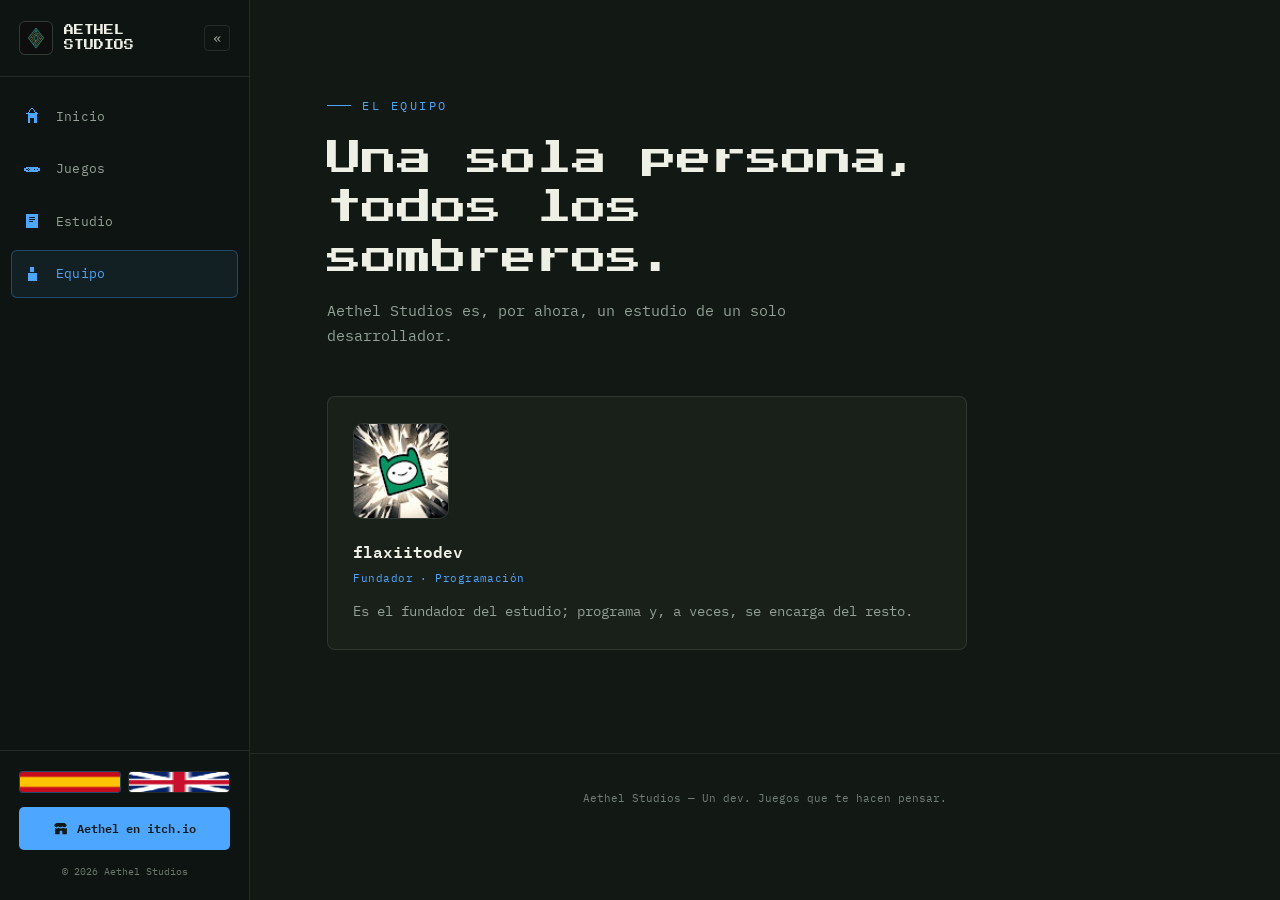
<file: equipo.html>
<!DOCTYPE html>
<html lang="es">
<head>
<meta charset="UTF-8">
<meta name="viewport" content="width=device-width, initial-scale=1.0">
<title>Equipo — Aethel Studios</title>
<meta name="description" content="Aethel Studios es, por ahora, un estudio de un solo desarrollador: flaxiitodev.">
<link rel="icon" href="assets/logo.png" type="image/png">
<link rel="stylesheet" href="styles.css">
</head>
<body data-page="equipo">

<div class="backdrop" id="backdrop"></div>

<aside class="sidebar" id="sidebar">
  <div class="sidebar-head">
    <a href="index.html" class="brand">
      <span class="logo-wrap">
        <img src="assets/logo.png" alt="Aethel Studios logo" class="logo-img" onerror="this.style.display='none'; this.closest('.logo-wrap').classList.add('missing');">
        <span class="logo-fallback">AS</span>
      </span>
      <span class="brand-text">AETHEL<br>STUDIOS</span>
    </a>
    <button class="collapse-btn" id="collapseBtn" aria-label="Colapsar menu">&laquo;</button>
  </div>
  <nav class="side-nav">
    <a href="index.html" data-page="home" class="nav-item" title="Inicio">
      <svg viewBox="0 0 16 16" shape-rendering="crispEdges" aria-hidden="true" fill="#4DA6FF">
    <rect x="7" y="1" width="2" height="1"/>
    <rect x="6" y="2" width="1" height="1"/>
    <rect x="9" y="2" width="1" height="1"/>
    <rect x="5" y="3" width="1" height="1"/>
    <rect x="10" y="3" width="1" height="1"/>
    <rect x="4" y="4" width="1" height="1"/>
    <rect x="11" y="4" width="1" height="1"/>
    <rect x="3" y="5" width="10" height="1"/>
    <rect x="4" y="6" width="8" height="8"/>
    <rect x="6" y="10" width="4" height="4" fill="#121915"/>
  </svg>
      <span class="nav-label">Inicio</span>
    </a>
    <a href="juegos.html" data-page="juegos" class="nav-item" title="Juegos">
      <svg viewBox="0 0 16 16" shape-rendering="crispEdges" aria-hidden="true" fill="#4DA6FF">
    <rect x="3" y="6" width="10" height="5"/>
    <rect x="1" y="7" width="2" height="3"/>
    <rect x="13" y="7" width="2" height="3"/>
    <rect x="4" y="7" width="1" height="1" fill="#121915"/>
    <rect x="3" y="8" width="1" height="1" fill="#121915"/>
    <rect x="5" y="8" width="1" height="1" fill="#121915"/>
    <rect x="4" y="9" width="1" height="1" fill="#121915"/>
    <rect x="10" y="8" width="1" height="1" fill="#121915"/>
    <rect x="12" y="8" width="1" height="1" fill="#121915"/>
  </svg>
      <span class="nav-label">Juegos</span>
    </a>
    <a href="estudio.html" data-page="estudio" class="nav-item" title="Estudio">
      <svg viewBox="0 0 16 16" shape-rendering="crispEdges" aria-hidden="true" fill="#4DA6FF">
    <rect x="3" y="2" width="10" height="12"/>
    <rect x="5" y="4" width="6" height="1" fill="#121915"/>
    <rect x="5" y="6" width="6" height="1" fill="#121915"/>
    <rect x="5" y="8" width="4" height="1" fill="#121915"/>
  </svg>
      <span class="nav-label">Estudio</span>
    </a>
    <a href="equipo.html" data-page="equipo" class="nav-item" title="Equipo">
      <svg viewBox="0 0 16 16" shape-rendering="crispEdges" aria-hidden="true" fill="#4DA6FF">
    <rect x="6" y="2" width="4" height="4"/>
    <rect x="4" y="7" width="8" height="7"/>
  </svg>
      <span class="nav-label">Equipo</span>
    </a>
  </nav>
  <div class="sidebar-foot">
    <div class="lang-switch">
<a href="equipo.html" class="lang-btn current" aria-label="Espanol" title="Espanol">
  <img src="assets/es.png" alt="Español">
</a>
<a href="team-en.html" class="lang-btn" aria-label="English" title="English">
  <img src="assets/gb.png" alt="English">
</a>
    </div>
    <a href="https://aethelstudios.itch.io" target="_blank" rel="noopener" class="itch-pill">
      <svg viewBox="0 0 24 24" fill="currentColor" aria-hidden="true"><path d="M4.55 3.4C3.53 4 2 5.8 2 6.5c0 1.4 1.4 2.8 2.9 2.8 1.7 0 3-1.3 3-1.3s1.3 1.3 3.1 1.3c1.7 0 3-1.3 3-1.3s1.4 1.3 3.1 1.3c1.9 0 3.3-1.4 3.3-2.8 0-.7-1.5-2.5-2.5-3.1C17.1 3 15.4 3 12 3S6.9 3 4.55 3.4zM3.2 10.6V19c0 .6.4 1 1 1H10v-4.2c0-.6.5-1 1-1h2c.6 0 1 .4 1 1V20h5.8c.6 0 1-.4 1-1v-8.4c-.7.3-1.5.5-2.4.5-1.5 0-2.7-.5-3.4-1-.7.5-1.9 1-3.3 1s-2.6-.5-3.3-1c-.7.5-1.9 1-3.4 1-.9 0-1.7-.2-2.4-.5z"/></svg>
      <span>Aethel en itch.io</span>
    </a>
    <div class="fine">&copy; <span class="year"></span> Aethel Studios</div>
  </div>
</aside>

<div class="mobile-topbar">
  <button class="hamburger" id="mobileToggle" aria-label="Abrir menu" aria-expanded="false">
    <span></span><span></span><span></span>
  </button>
  <span class="mobile-brand">AETHEL STUDIOS</span>
</div>

<main class="main">

  <section style="padding-top: clamp(4rem, 8vw, 6rem);">
    <div class="container">
      <div class="section-head reveal">
        <div class="eyebrow">El equipo</div>
        <h2 style="font-size:clamp(1.5rem,3.5vw,2.2rem);">Una sola persona, todos los sombreros.</h2>
        <p>Aethel Studios es, por ahora, un estudio de un solo desarrollador.</p>
      </div>

      <div class="team-grid reveal">
        <div class="team-card">
          <span class="avatar-wrap">
            <img src="assets/flaxiitodev.jpg" alt="Foto de flaxiitodev" class="avatar-img" onerror="this.style.display='none'; this.closest('.avatar-wrap').classList.add('missing');">
            <span class="avatar-fallback">F</span>
          </span>
          <h3>flaxiitodev</h3>
          <span class="role">Fundador &middot; Programación</span>
          <p>Es el fundador del estudio; programa y, a veces, se encarga del resto.</p>
        </div>
      </div>
    </div>
  </section>

  <footer class="page-footer">
    Aethel Studios &mdash; Un dev. Juegos que te hacen pensar.
  </footer>

</main>

<script src="script.js" defer></script>
</body>
</html>
</file>
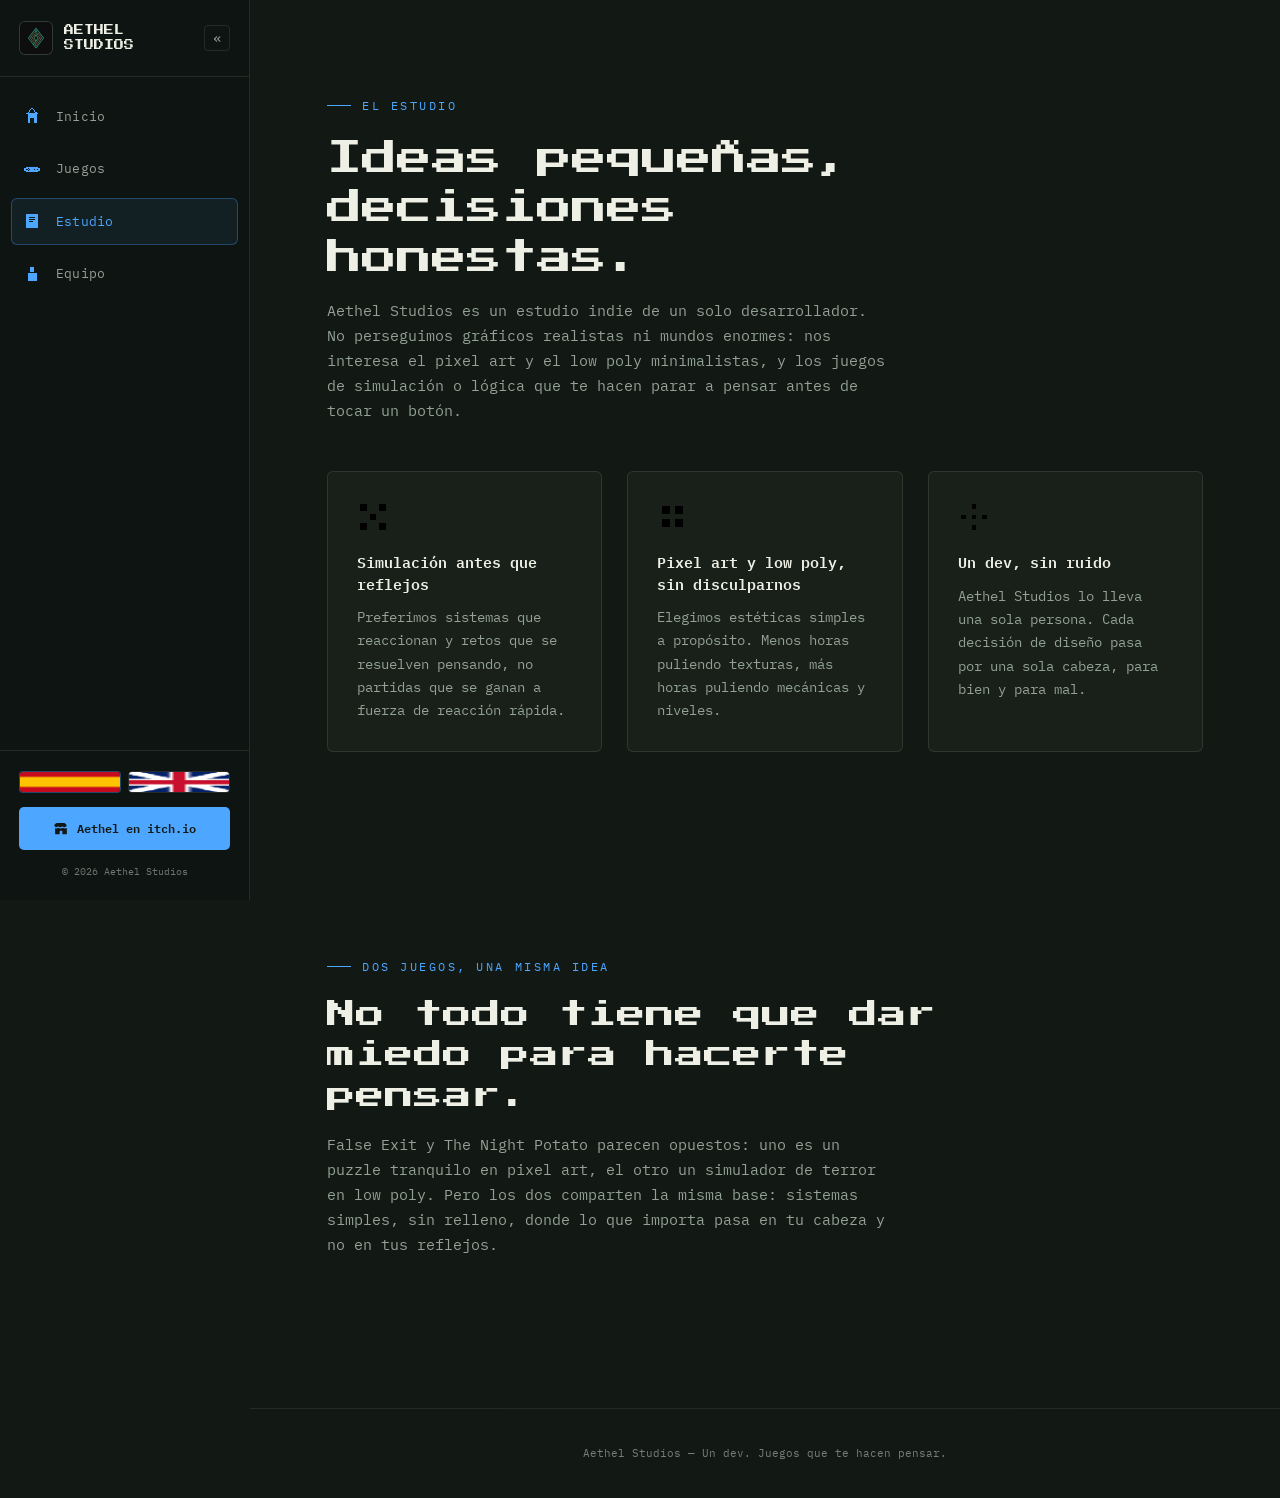
<file: estudio.html>
<!DOCTYPE html>
<html lang="es">
<head>
<meta charset="UTF-8">
<meta name="viewport" content="width=device-width, initial-scale=1.0">
<title>Estudio — Aethel Studios</title>
<meta name="description" content="Aethel Studios es un estudio indie de un solo desarrollador enfocado en juegos de simulación y puzzles con pixel art y low poly.">
<link rel="icon" href="assets/logo.png" type="image/png">
<link rel="stylesheet" href="styles.css">
</head>
<body data-page="estudio">

<div class="backdrop" id="backdrop"></div>

<aside class="sidebar" id="sidebar">
  <div class="sidebar-head">
    <a href="index.html" class="brand">
      <span class="logo-wrap">
        <img src="assets/logo.png" alt="Aethel Studios logo" class="logo-img" onerror="this.style.display='none'; this.closest('.logo-wrap').classList.add('missing');">
        <span class="logo-fallback">AS</span>
      </span>
      <span class="brand-text">AETHEL<br>STUDIOS</span>
    </a>
    <button class="collapse-btn" id="collapseBtn" aria-label="Colapsar menu">&laquo;</button>
  </div>
  <nav class="side-nav">
    <a href="index.html" data-page="home" class="nav-item" title="Inicio">
      <svg viewBox="0 0 16 16" shape-rendering="crispEdges" aria-hidden="true" fill="#4DA6FF">
    <rect x="7" y="1" width="2" height="1"/>
    <rect x="6" y="2" width="1" height="1"/>
    <rect x="9" y="2" width="1" height="1"/>
    <rect x="5" y="3" width="1" height="1"/>
    <rect x="10" y="3" width="1" height="1"/>
    <rect x="4" y="4" width="1" height="1"/>
    <rect x="11" y="4" width="1" height="1"/>
    <rect x="3" y="5" width="10" height="1"/>
    <rect x="4" y="6" width="8" height="8"/>
    <rect x="6" y="10" width="4" height="4" fill="#121915"/>
  </svg>
      <span class="nav-label">Inicio</span>
    </a>
    <a href="juegos.html" data-page="juegos" class="nav-item" title="Juegos">
      <svg viewBox="0 0 16 16" shape-rendering="crispEdges" aria-hidden="true" fill="#4DA6FF">
    <rect x="3" y="6" width="10" height="5"/>
    <rect x="1" y="7" width="2" height="3"/>
    <rect x="13" y="7" width="2" height="3"/>
    <rect x="4" y="7" width="1" height="1" fill="#121915"/>
    <rect x="3" y="8" width="1" height="1" fill="#121915"/>
    <rect x="5" y="8" width="1" height="1" fill="#121915"/>
    <rect x="4" y="9" width="1" height="1" fill="#121915"/>
    <rect x="10" y="8" width="1" height="1" fill="#121915"/>
    <rect x="12" y="8" width="1" height="1" fill="#121915"/>
  </svg>
      <span class="nav-label">Juegos</span>
    </a>
    <a href="estudio.html" data-page="estudio" class="nav-item" title="Estudio">
      <svg viewBox="0 0 16 16" shape-rendering="crispEdges" aria-hidden="true" fill="#4DA6FF">
    <rect x="3" y="2" width="10" height="12"/>
    <rect x="5" y="4" width="6" height="1" fill="#121915"/>
    <rect x="5" y="6" width="6" height="1" fill="#121915"/>
    <rect x="5" y="8" width="4" height="1" fill="#121915"/>
  </svg>
      <span class="nav-label">Estudio</span>
    </a>
    <a href="equipo.html" data-page="equipo" class="nav-item" title="Equipo">
      <svg viewBox="0 0 16 16" shape-rendering="crispEdges" aria-hidden="true" fill="#4DA6FF">
    <rect x="6" y="2" width="4" height="4"/>
    <rect x="4" y="7" width="8" height="7"/>
  </svg>
      <span class="nav-label">Equipo</span>
    </a>
  </nav>
  <div class="sidebar-foot">
    <div class="lang-switch">
      <a href="estudio.html" class="lang-btn current" aria-label="Espanol" title="Espanol">
  <img src="assets/es.png" alt="Español">
</a>
<a href="studio-en.html" class="lang-btn" aria-label="English" title="English">
  <img src="assets/gb.png" alt="English">
</a>
    </div>
    <a href="https://aethelstudios.itch.io" target="_blank" rel="noopener" class="itch-pill">
      <svg viewBox="0 0 24 24" fill="currentColor" aria-hidden="true"><path d="M4.55 3.4C3.53 4 2 5.8 2 6.5c0 1.4 1.4 2.8 2.9 2.8 1.7 0 3-1.3 3-1.3s1.3 1.3 3.1 1.3c1.7 0 3-1.3 3-1.3s1.4 1.3 3.1 1.3c1.9 0 3.3-1.4 3.3-2.8 0-.7-1.5-2.5-2.5-3.1C17.1 3 15.4 3 12 3S6.9 3 4.55 3.4zM3.2 10.6V19c0 .6.4 1 1 1H10v-4.2c0-.6.5-1 1-1h2c.6 0 1 .4 1 1V20h5.8c.6 0 1-.4 1-1v-8.4c-.7.3-1.5.5-2.4.5-1.5 0-2.7-.5-3.4-1-.7.5-1.9 1-3.3 1s-2.6-.5-3.3-1c-.7.5-1.9 1-3.4 1-.9 0-1.7-.2-2.4-.5z"/></svg>
      <span>Aethel en itch.io</span>
    </a>
    <div class="fine">&copy; <span class="year"></span> Aethel Studios</div>
  </div>
</aside>

<div class="mobile-topbar">
  <button class="hamburger" id="mobileToggle" aria-label="Abrir menu" aria-expanded="false">
    <span></span><span></span><span></span>
  </button>
  <span class="mobile-brand">AETHEL STUDIOS</span>
</div>

<main class="main">

  <section style="padding-top: clamp(4rem, 8vw, 6rem);">
    <div class="container">
      <div class="section-head reveal">
        <div class="eyebrow">El estudio</div>
        <h2 style="font-size:clamp(1.5rem,3.5vw,2.2rem);">Ideas pequeñas, decisiones honestas.</h2>
        <p>Aethel Studios es un estudio indie de un solo desarrollador. No perseguimos gráficos realistas ni mundos enormes: nos interesa el pixel art y el low poly minimalistas, y los juegos de simulación o lógica que te hacen parar a pensar antes de tocar un botón.</p>
      </div>

      <div class="pillars reveal">
        <div class="pillar">
          <svg class="glyph" viewBox="0 0 40 40" shape-rendering="crispEdges" aria-hidden="true">
            <rect x="4" y="4" width="8" height="8"/><rect x="28" y="4" width="8" height="8"/>
            <rect x="4" y="28" width="8" height="8"/><rect x="28" y="28" width="8" height="8"/>
            <rect x="16" y="16" width="8" height="8"/>
          </svg>
          <h3>Simulación antes que reflejos</h3>
          <p>Preferimos sistemas que reaccionan y retos que se resuelven pensando, no partidas que se ganan a fuerza de reacción rápida.</p>
        </div>
        <div class="pillar">
          <svg class="glyph" viewBox="0 0 40 40" shape-rendering="crispEdges" aria-hidden="true">
            <rect x="6" y="6" width="10" height="10"/><rect x="22" y="6" width="10" height="10"/>
            <rect x="6" y="22" width="10" height="10"/><rect x="22" y="22" width="10" height="10"/>
          </svg>
          <h3>Pixel art y low poly, sin disculparnos</h3>
          <p>Elegimos estéticas simples a propósito. Menos horas puliendo texturas, más horas puliendo mecánicas y niveles.</p>
        </div>
        <div class="pillar">
          <svg class="glyph" viewBox="0 0 40 40" shape-rendering="crispEdges" aria-hidden="true">
            <rect x="17" y="4" width="6" height="6"/><rect x="17" y="30" width="6" height="6"/>
            <rect x="4" y="17" width="6" height="6"/><rect x="30" y="17" width="6" height="6"/>
            <rect x="17" y="17" width="6" height="6"/>
          </svg>
          <h3>Un dev, sin ruido</h3>
          <p>Aethel Studios lo lleva una sola persona. Cada decisión de diseño pasa por una sola cabeza, para bien y para mal.</p>
        </div>
      </div>
    </div>
  </section>

  <section id="mission">
    <div class="container">
      <div class="section-head reveal">
        <div class="eyebrow">Dos juegos, una misma idea</div>
        <h2 style="font-size:clamp(1.3rem,3vw,1.8rem);">No todo tiene que dar miedo para hacerte pensar.</h2>
        <p>False Exit y The Night Potato parecen opuestos: uno es un puzzle tranquilo en pixel art, el otro un simulador de terror en low poly. Pero los dos comparten la misma base: sistemas simples, sin relleno, donde lo que importa pasa en tu cabeza y no en tus reflejos.</p>
      </div>
    </div>
  </section>

  <footer class="page-footer">
    Aethel Studios &mdash; Un dev. Juegos que te hacen pensar.
  </footer>

</main>

<script src="script.js" defer></script>
</body>
</html>
</file>
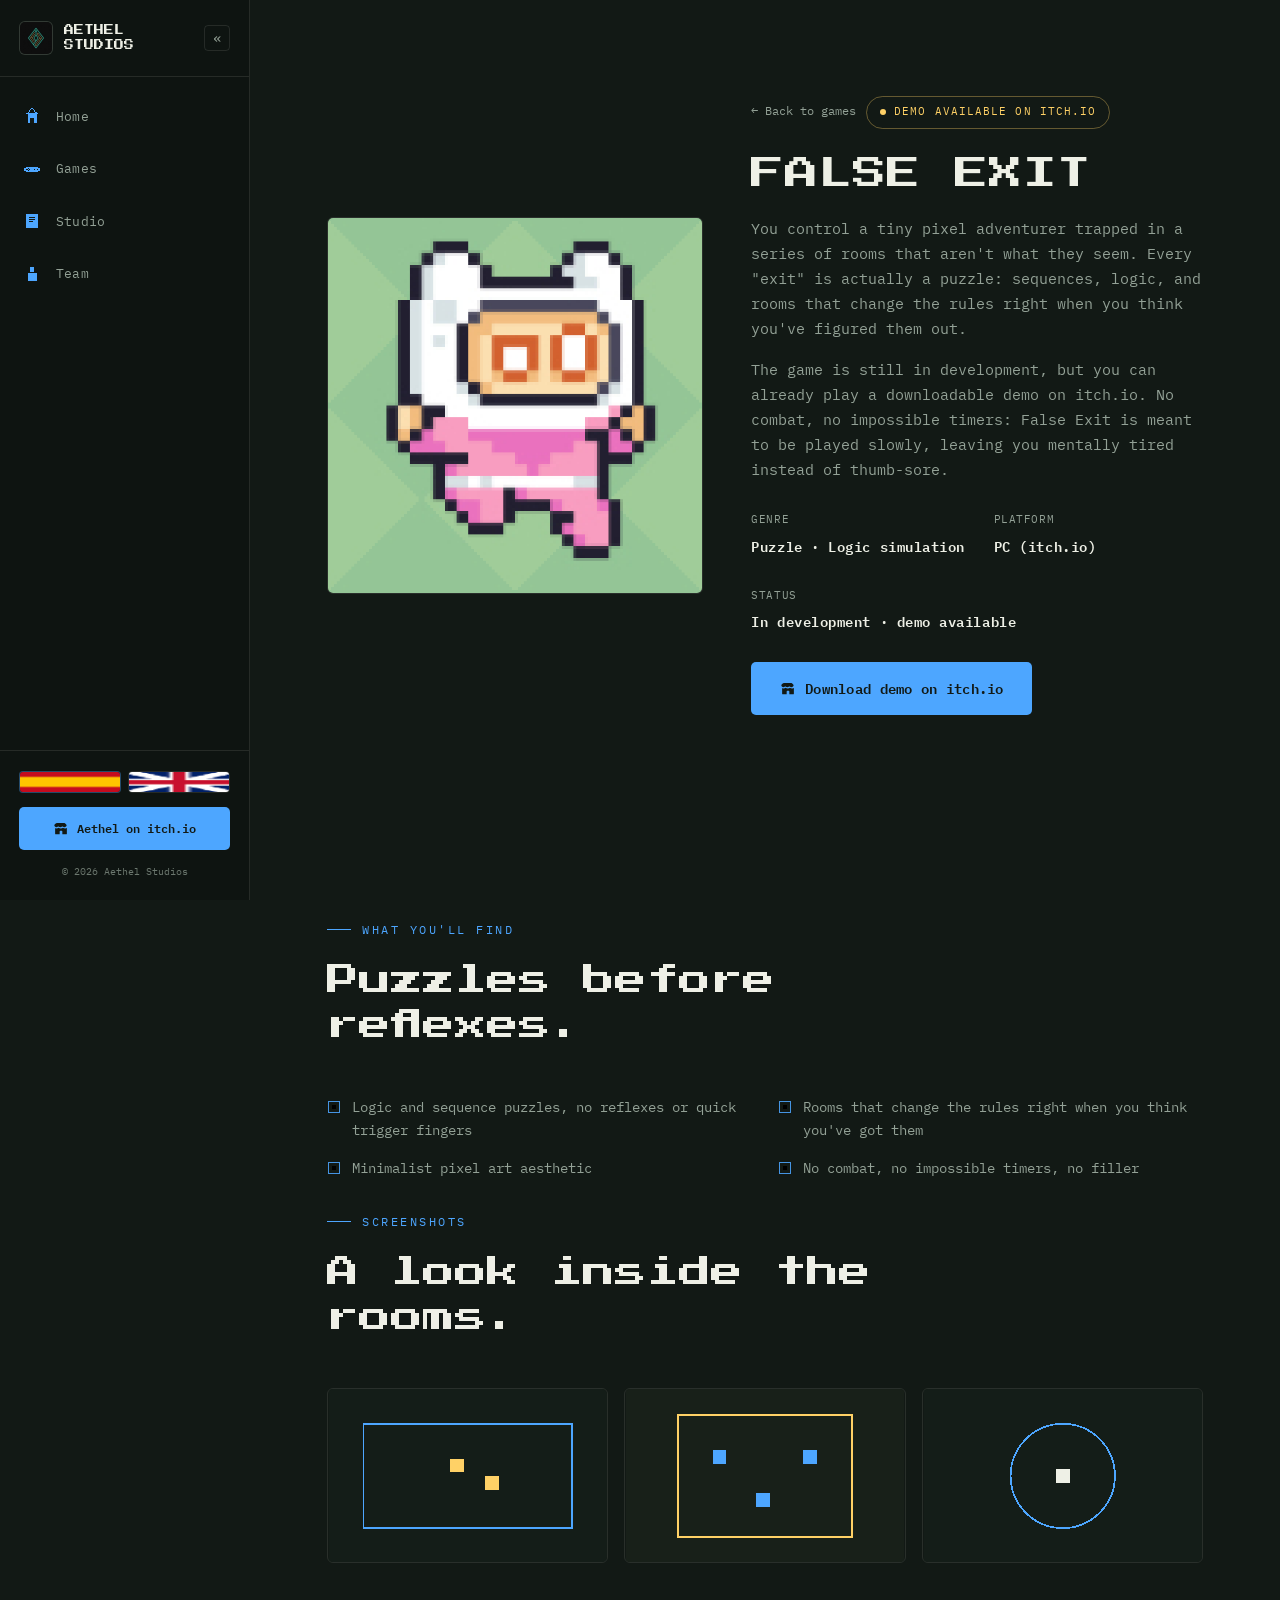
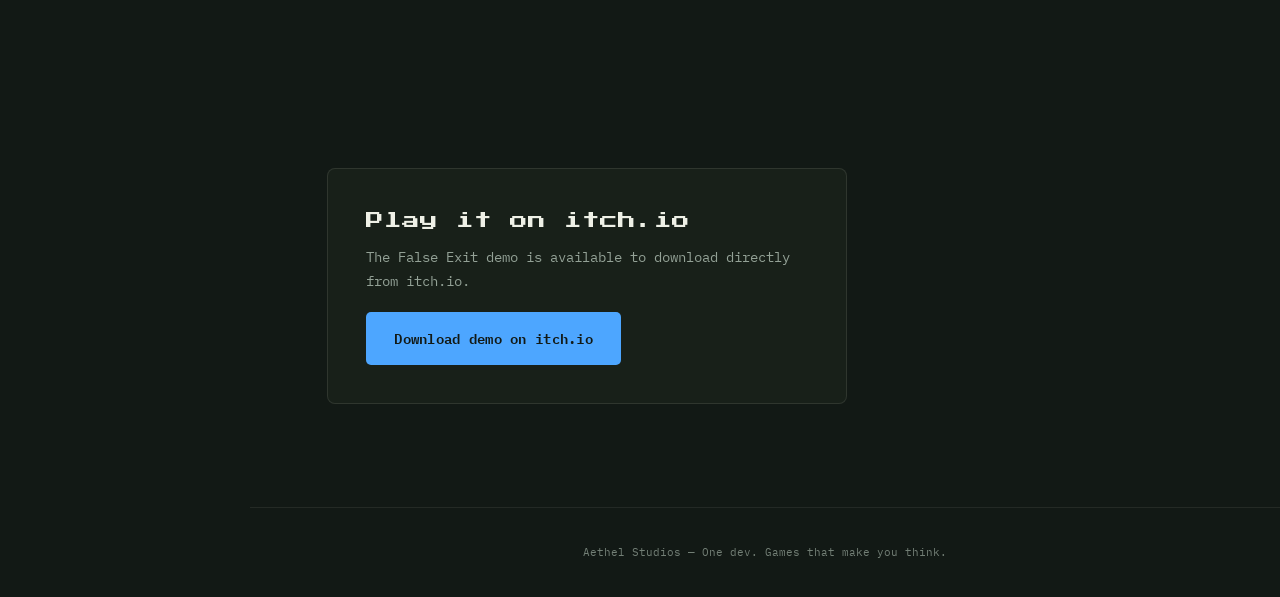
<file: false-exit-en.html>
<!DOCTYPE html>
<html lang="en">
<head>
<meta charset="UTF-8">
<meta name="viewport" content="width=device-width, initial-scale=1.0">
<title>False Exit — Aethel Studios</title>
<meta name="description" content="False Exit: a pixel art puzzle game where every exit hides a logic challenge. Downloadable demo on itch.io.">
<link rel="icon" href="assets/logo.png" type="image/png">
<link rel="stylesheet" href="styles.css">
</head>
<body data-page="fexit">

<div class="backdrop" id="backdrop"></div>

<aside class="sidebar" id="sidebar">
  <div class="sidebar-head">
    <a href="index-en.html" class="brand">
      <span class="logo-wrap">
        <img src="assets/logo.png" alt="Aethel Studios logo" class="logo-img" onerror="this.style.display='none'; this.closest('.logo-wrap').classList.add('missing');">
        <span class="logo-fallback">AS</span>
      </span>
      <span class="brand-text">AETHEL<br>STUDIOS</span>
    </a>
    <button class="collapse-btn" id="collapseBtn" aria-label="Collapse menu">&laquo;</button>
  </div>
  <nav class="side-nav">
    <a href="index-en.html" data-page="home" class="nav-item" title="Home">
  <svg viewBox="0 0 16 16" shape-rendering="crispEdges" aria-hidden="true" fill="#4DA6FF">
    <rect x="7" y="1" width="2" height="1"/>
    <rect x="6" y="2" width="1" height="1"/>
    <rect x="9" y="2" width="1" height="1"/>
    <rect x="5" y="3" width="1" height="1"/>
    <rect x="10" y="3" width="1" height="1"/>
    <rect x="4" y="4" width="1" height="1"/>
    <rect x="11" y="4" width="1" height="1"/>
    <rect x="3" y="5" width="10" height="1"/>
    <rect x="4" y="6" width="8" height="8"/>
    <rect x="6" y="10" width="4" height="4" fill="#121915"/>
  </svg>
  <span class="nav-label">Home</span>
</a>

<a href="games-en.html" data-page="juegos" class="nav-item" title="Games">
  <svg viewBox="0 0 16 16" shape-rendering="crispEdges" aria-hidden="true" fill="#4DA6FF">
    <rect x="3" y="6" width="10" height="5"/>
    <rect x="1" y="7" width="2" height="3"/>
    <rect x="13" y="7" width="2" height="3"/>
    <rect x="4" y="7" width="1" height="1" fill="#121915"/>
    <rect x="3" y="8" width="1" height="1" fill="#121915"/>
    <rect x="5" y="8" width="1" height="1" fill="#121915"/>
    <rect x="4" y="9" width="1" height="1" fill="#121915"/>
    <rect x="10" y="8" width="1" height="1" fill="#121915"/>
    <rect x="12" y="8" width="1" height="1" fill="#121915"/>
  </svg>
  <span class="nav-label">Games</span>
</a>

<a href="studio-en.html" data-page="estudio" class="nav-item" title="Studio">
  <svg viewBox="0 0 16 16" shape-rendering="crispEdges" aria-hidden="true" fill="#4DA6FF">
    <rect x="3" y="2" width="10" height="12"/>
    <rect x="5" y="4" width="6" height="1" fill="#121915"/>
    <rect x="5" y="6" width="6" height="1" fill="#121915"/>
    <rect x="5" y="8" width="4" height="1" fill="#121915"/>
  </svg>
  <span class="nav-label">Studio</span>
</a>

<a href="team-en.html" data-page="equipo" class="nav-item" title="Team">
  <svg viewBox="0 0 16 16" shape-rendering="crispEdges" aria-hidden="true" fill="#4DA6FF">
    <rect x="6" y="2" width="4" height="4"/>
    <rect x="4" y="7" width="8" height="7"/>
  </svg>
  <span class="nav-label">Team</span>
</a>
  </nav>
  <div class="sidebar-foot">
    <div class="lang-switch">
      <a href="false-exit.html" class="lang-btn current" aria-label="Espanol" title="Espanol">
  <img src="assets/es.png" alt="Español">
</a>
<a href="false-exit-en.html" class="lang-btn" aria-label="English" title="English">
  <img src="assets/gb.png" alt="English">
</a>
    </div>
    <a href="https://aethelstudios.itch.io" target="_blank" rel="noopener" class="itch-pill">
      <svg viewBox="0 0 24 24" fill="currentColor" aria-hidden="true"><path d="M4.55 3.4C3.53 4 2 5.8 2 6.5c0 1.4 1.4 2.8 2.9 2.8 1.7 0 3-1.3 3-1.3s1.3 1.3 3.1 1.3c1.7 0 3-1.3 3-1.3s1.4 1.3 3.1 1.3c1.9 0 3.3-1.4 3.3-2.8 0-.7-1.5-2.5-2.5-3.1C17.1 3 15.4 3 12 3S6.9 3 4.55 3.4zM3.2 10.6V19c0 .6.4 1 1 1H10v-4.2c0-.6.5-1 1-1h2c.6 0 1 .4 1 1V20h5.8c.6 0 1-.4 1-1v-8.4c-.7.3-1.5.5-2.4.5-1.5 0-2.7-.5-3.4-1-.7.5-1.9 1-3.3 1s-2.6-.5-3.3-1c-.7.5-1.9 1-3.4 1-.9 0-1.7-.2-2.4-.5z"/></svg>
      <span>Aethel on itch.io</span>
    </a>
    <div class="fine">&copy; <span class="year"></span> Aethel Studios</div>
  </div>
</aside>

<div class="mobile-topbar">
  <button class="hamburger" id="mobileToggle" aria-label="Open menu" aria-expanded="false">
    <span></span><span></span><span></span>
  </button>
  <span class="mobile-brand">AETHEL STUDIOS</span>
</div>

<main class="main">

  <section class="game-hero">
    <div class="game-art reveal media-swap">
      <img class="media-img" src="assets/falseexitResized.png" alt="False Exit key art" onerror="this.style.display='none'; this.closest('.media-swap').classList.add('missing');">
      <div class="media-fallback">
        <svg viewBox="0 0 400 500" xmlns="http://www.w3.org/2000/svg" aria-hidden="true" shape-rendering="crispEdges">
          <rect x="0" y="0" width="400" height="500" fill="#141d18"/>
          <g fill="none" stroke="#4da6ff" stroke-width="2" opacity="0.9">
            <rect x="60" y="90" width="280" height="320"/>
            <rect x="100" y="130" width="200" height="240"/>
          </g>
          <g fill="#ffd166">
            <rect x="140" y="180" width="18" height="18"/>
            <rect x="180" y="180" width="18" height="18"/>
            <rect x="220" y="180" width="18" height="18"/>
            <rect x="180" y="220" width="18" height="18"/>
            <rect x="180" y="260" width="18" height="18"/>
          </g>
          <text x="200" y="450" text-anchor="middle" fill="#eef0e6" font-family="monospace" font-size="18" letter-spacing="2">FALSE EXIT</text>
        </svg>
      </div>
    </div>
    <div class="reveal">
      <a href="games-en.html" class="back-link">&larr; Back to games</a>
      <div class="status-tag"><span class="dot"></span>Demo available on itch.io</div>
      <h1>FALSE EXIT</h1>
      <p>You control a tiny pixel adventurer trapped in a series of rooms that aren't what they seem. Every "exit" is actually a puzzle: sequences, logic, and rooms that change the rules right when you think you've figured them out.</p>
      <p>The game is still in development, but you can already play a downloadable demo on itch.io. No combat, no impossible timers: False Exit is meant to be played slowly, leaving you mentally tired instead of thumb-sore.</p>
      <div class="game-meta">
        <div>Genre<b>Puzzle &middot; Logic simulation</b></div>
        <div>Platform<b>PC (itch.io)</b></div>
        <div>Status<b>In development &middot; demo available</b></div>
      </div>
      <a href="https://aethelstudios.itch.io/false-exit" target="_blank" rel="noopener" class="btn btn-primary">
        <svg viewBox="0 0 24 24" fill="currentColor" aria-hidden="true"><path d="M4.55 3.4C3.53 4 2 5.8 2 6.5c0 1.4 1.4 2.8 2.9 2.8 1.7 0 3-1.3 3-1.3s1.3 1.3 3.1 1.3c1.7 0 3-1.3 3-1.3s1.4 1.3 3.1 1.3c1.9 0 3.3-1.4 3.3-2.8 0-.7-1.5-2.5-2.5-3.1C17.1 3 15.4 3 12 3S6.9 3 4.55 3.4zM3.2 10.6V19c0 .6.4 1 1 1H10v-4.2c0-.6.5-1 1-1h2c.6 0 1 .4 1 1V20h5.8c.6 0 1-.4 1-1v-8.4c-.7.3-1.5.5-2.4.5-1.5 0-2.7-.5-3.4-1-.7.5-1.9 1-3.3 1s-2.6-.5-3.3-1c-.7.5-1.9 1-3.4 1-.9 0-1.7-.2-2.4-.5z"/></svg>
        Download demo on itch.io
      </a>
    </div>
  </section>

  <section id="features">
    <div class="container">
      <div class="section-head reveal">
        <div class="eyebrow">What you'll find</div>
        <h2>Puzzles before reflexes.</h2>
      </div>
      <ul class="feature-list reveal">
        <li><svg viewBox="0 0 16 16" shape-rendering="crispEdges"><rect x="2" y="2" width="12" height="12" fill="none" stroke="currentColor"/><rect x="6" y="6" width="4" height="4"/></svg>Logic and sequence puzzles, no reflexes or quick trigger fingers</li>
        <li><svg viewBox="0 0 16 16" shape-rendering="crispEdges"><rect x="2" y="2" width="12" height="12" fill="none" stroke="currentColor"/><rect x="6" y="6" width="4" height="4"/></svg>Rooms that change the rules right when you think you've got them</li>
        <li><svg viewBox="0 0 16 16" shape-rendering="crispEdges"><rect x="2" y="2" width="12" height="12" fill="none" stroke="currentColor"/><rect x="6" y="6" width="4" height="4"/></svg>Minimalist pixel art aesthetic</li>
        <li><svg viewBox="0 0 16 16" shape-rendering="crispEdges"><rect x="2" y="2" width="12" height="12" fill="none" stroke="currentColor"/><rect x="6" y="6" width="4" height="4"/></svg>No combat, no impossible timers, no filler</li>
      </ul>

      <div class="section-head reveal">
        <div class="eyebrow">Screenshots</div>
        <h2>A look inside the rooms.</h2>
      </div>
      <div class="shots reveal">
        <div class="shot">
          <svg viewBox="0 0 320 200" shape-rendering="crispEdges"><rect width="320" height="200" fill="#141d18"/><rect x="40" y="40" width="240" height="120" fill="none" stroke="#4da6ff" stroke-width="2"/><rect x="140" y="80" width="16" height="16" fill="#ffd166"/><rect x="180" y="100" width="16" height="16" fill="#ffd166"/></svg>
        </div>
        <div class="shot">
          <svg viewBox="0 0 320 200" shape-rendering="crispEdges"><rect width="320" height="200" fill="#182019"/><rect x="60" y="30" width="200" height="140" fill="none" stroke="#ffd166" stroke-width="2"/><rect x="100" y="70" width="16" height="16" fill="#4da6ff"/><rect x="204" y="70" width="16" height="16" fill="#4da6ff"/><rect x="150" y="120" width="16" height="16" fill="#4da6ff"/></svg>
        </div>
        <div class="shot">
          <svg viewBox="0 0 320 200" shape-rendering="crispEdges"><rect width="320" height="200" fill="#141d18"/><circle cx="160" cy="100" r="60" fill="none" stroke="#4da6ff" stroke-width="2"/><rect x="152" y="92" width="16" height="16" fill="#eef0e6"/></svg>
        </div>
      </div>
    </div>
  </section>

  <section id="download">
    <div class="container">
      <div class="contact-box reveal">
        <h2 style="margin-bottom:0.8rem; font-size:1.1rem;">Play it on itch.io</h2>
        <p style="color:var(--chalk-dim); font-size:0.9rem;">The False Exit demo is available to download directly from itch.io.</p>
        <a href="https://aethelstudios.itch.io/false-exit" target="_blank" rel="noopener" class="btn btn-primary" style="margin-top:1.2rem;">
          Download demo on itch.io
        </a>
      </div>
    </div>
  </section>

  <footer class="page-footer">
    Aethel Studios &mdash; One dev. Games that make you think.
  </footer>

</main>

<script src="script.js" defer></script>
</body>
</html>
</file>
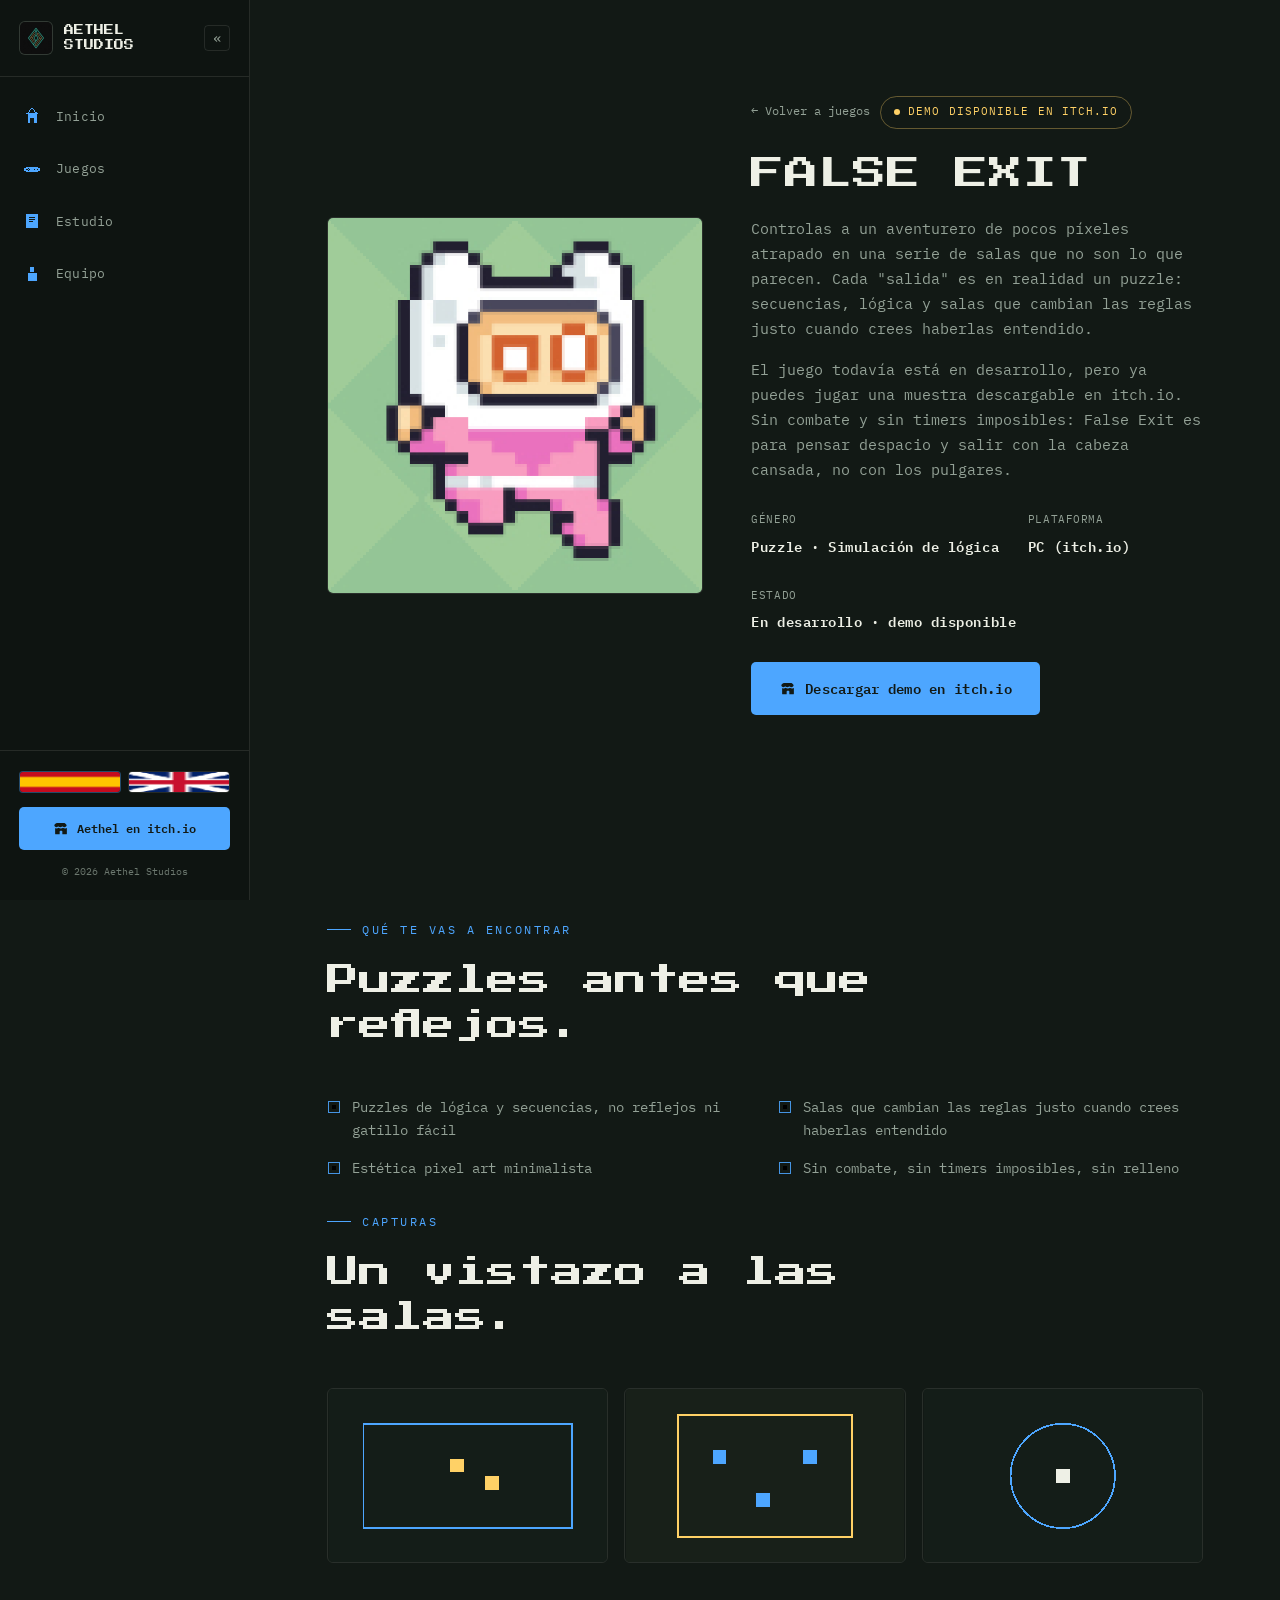
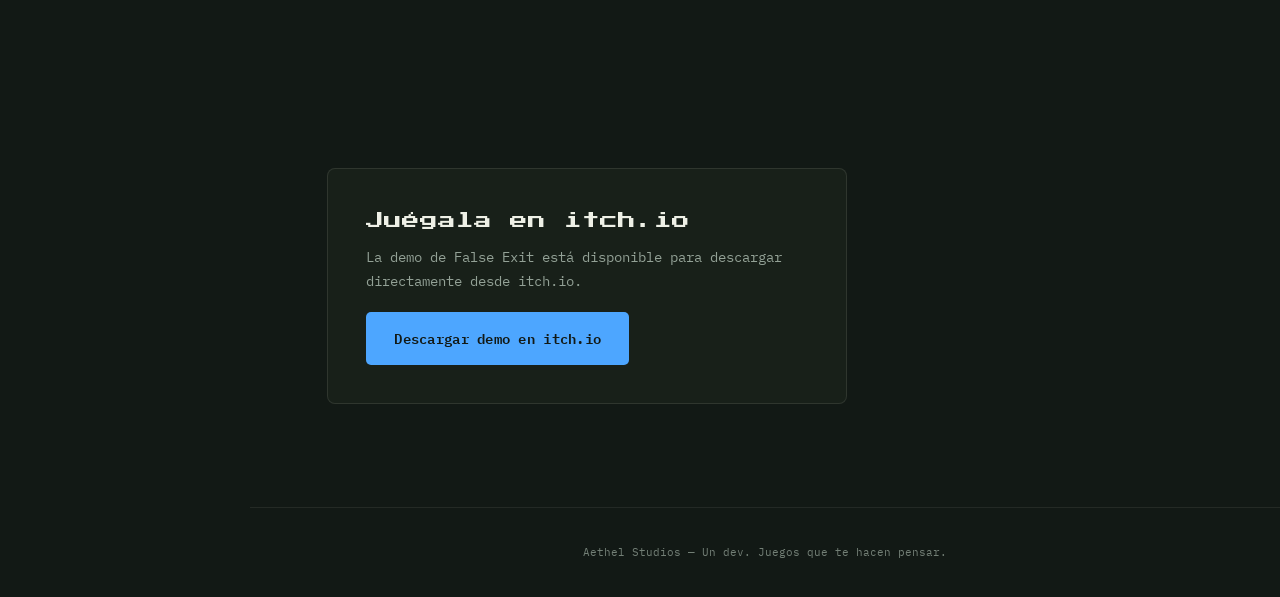
<file: false-exit.html>
<!DOCTYPE html>
<html lang="es">
<head>
<meta charset="UTF-8">
<meta name="viewport" content="width=device-width, initial-scale=1.0">
<title>False Exit — Aethel Studios</title>
<meta name="description" content="False Exit: un puzzle-game de pixel art donde cada salida esconde un reto de lógica. Demo descargable en itch.io.">
<link rel="icon" href="assets/logo.png" type="image/png">
<link rel="stylesheet" href="styles.css">
</head>
<body data-page="fexit">

<div class="backdrop" id="backdrop"></div>

<aside class="sidebar" id="sidebar">
  <div class="sidebar-head">
    <a href="index.html" class="brand">
      <span class="logo-wrap">
        <img src="assets/logo.png" alt="Aethel Studios logo" class="logo-img" onerror="this.style.display='none'; this.closest('.logo-wrap').classList.add('missing');">
        <span class="logo-fallback">AS</span>
      </span>
      <span class="brand-text">AETHEL<br>STUDIOS</span>
    </a>
    <button class="collapse-btn" id="collapseBtn" aria-label="Colapsar menu">&laquo;</button>
  </div>
  <nav class="side-nav">
    <a href="index.html" data-page="home" class="nav-item" title="Inicio">
      <svg viewBox="0 0 16 16" shape-rendering="crispEdges" aria-hidden="true" fill="#4DA6FF">
    <rect x="7" y="1" width="2" height="1"/>
    <rect x="6" y="2" width="1" height="1"/>
    <rect x="9" y="2" width="1" height="1"/>
    <rect x="5" y="3" width="1" height="1"/>
    <rect x="10" y="3" width="1" height="1"/>
    <rect x="4" y="4" width="1" height="1"/>
    <rect x="11" y="4" width="1" height="1"/>
    <rect x="3" y="5" width="10" height="1"/>
    <rect x="4" y="6" width="8" height="8"/>
    <rect x="6" y="10" width="4" height="4" fill="#121915"/>
  </svg>
      <span class="nav-label">Inicio</span>
    </a>
    <a href="juegos.html" data-page="juegos" class="nav-item" title="Juegos">
      <svg viewBox="0 0 16 16" shape-rendering="crispEdges" aria-hidden="true" fill="#4DA6FF">
    <rect x="3" y="6" width="10" height="5"/>
    <rect x="1" y="7" width="2" height="3"/>
    <rect x="13" y="7" width="2" height="3"/>
    <rect x="4" y="7" width="1" height="1" fill="#121915"/>
    <rect x="3" y="8" width="1" height="1" fill="#121915"/>
    <rect x="5" y="8" width="1" height="1" fill="#121915"/>
    <rect x="4" y="9" width="1" height="1" fill="#121915"/>
    <rect x="10" y="8" width="1" height="1" fill="#121915"/>
    <rect x="12" y="8" width="1" height="1" fill="#121915"/>
  </svg>
      <span class="nav-label">Juegos</span>
    </a>
    <a href="estudio.html" data-page="estudio" class="nav-item" title="Estudio">
      <svg viewBox="0 0 16 16" shape-rendering="crispEdges" aria-hidden="true" fill="#4DA6FF">
    <rect x="3" y="2" width="10" height="12"/>
    <rect x="5" y="4" width="6" height="1" fill="#121915"/>
    <rect x="5" y="6" width="6" height="1" fill="#121915"/>
    <rect x="5" y="8" width="4" height="1" fill="#121915"/>
  </svg>
      <span class="nav-label">Estudio</span>
    </a>
    <a href="equipo.html" data-page="equipo" class="nav-item" title="Equipo">
      <svg viewBox="0 0 16 16" shape-rendering="crispEdges" aria-hidden="true" fill="#4DA6FF">
    <rect x="6" y="2" width="4" height="4"/>
    <rect x="4" y="7" width="8" height="7"/>
  </svg>
      <span class="nav-label">Equipo</span>
    </a>
  </nav>
  <div class="sidebar-foot">
    <div class="lang-switch">
      <a href="false-exit.html" class="lang-btn current" aria-label="Espanol" title="Espanol">
  <img src="assets/es.png" alt="Español">
</a>
<a href="false-exit-en.html" class="lang-btn" aria-label="English" title="English">
  <img src="assets/gb.png" alt="English">
</a>
    </div>
    <a href="https://aethelstudios.itch.io" target="_blank" rel="noopener" class="itch-pill">
      <svg viewBox="0 0 24 24" fill="currentColor" aria-hidden="true"><path d="M4.55 3.4C3.53 4 2 5.8 2 6.5c0 1.4 1.4 2.8 2.9 2.8 1.7 0 3-1.3 3-1.3s1.3 1.3 3.1 1.3c1.7 0 3-1.3 3-1.3s1.4 1.3 3.1 1.3c1.9 0 3.3-1.4 3.3-2.8 0-.7-1.5-2.5-2.5-3.1C17.1 3 15.4 3 12 3S6.9 3 4.55 3.4zM3.2 10.6V19c0 .6.4 1 1 1H10v-4.2c0-.6.5-1 1-1h2c.6 0 1 .4 1 1V20h5.8c.6 0 1-.4 1-1v-8.4c-.7.3-1.5.5-2.4.5-1.5 0-2.7-.5-3.4-1-.7.5-1.9 1-3.3 1s-2.6-.5-3.3-1c-.7.5-1.9 1-3.4 1-.9 0-1.7-.2-2.4-.5z"/></svg>
      <span>Aethel en itch.io</span>
    </a>
    <div class="fine">&copy; <span class="year"></span> Aethel Studios</div>
  </div>
</aside>

<div class="mobile-topbar">
  <button class="hamburger" id="mobileToggle" aria-label="Abrir menu" aria-expanded="false">
    <span></span><span></span><span></span>
  </button>
  <span class="mobile-brand">AETHEL STUDIOS</span>
</div>

<main class="main">

  <section class="game-hero">
    <div class="game-art reveal media-swap">
      <img class="media-img" src="assets/falseexitResized.png" alt="Arte de False Exit" onerror="this.style.display='none'; this.closest('.media-swap').classList.add('missing');">
      <div class="media-fallback">
        <svg viewBox="0 0 400 500" xmlns="http://www.w3.org/2000/svg" aria-hidden="true" shape-rendering="crispEdges">
          <rect x="0" y="0" width="400" height="500" fill="#141d18"/>
          <g fill="none" stroke="#4da6ff" stroke-width="2" opacity="0.9">
            <rect x="60" y="90" width="280" height="320"/>
            <rect x="100" y="130" width="200" height="240"/>
          </g>
          <g fill="#ffd166">
            <rect x="140" y="180" width="18" height="18"/>
            <rect x="180" y="180" width="18" height="18"/>
            <rect x="220" y="180" width="18" height="18"/>
            <rect x="180" y="220" width="18" height="18"/>
            <rect x="180" y="260" width="18" height="18"/>
          </g>
          <text x="200" y="450" text-anchor="middle" fill="#eef0e6" font-family="monospace" font-size="18" letter-spacing="2">FALSE EXIT</text>
        </svg>
      </div>
    </div>
    <div class="reveal">
      <a href="juegos.html" class="back-link">&larr; Volver a juegos</a>
      <div class="status-tag"><span class="dot"></span>Demo disponible en itch.io</div>
      <h1>FALSE EXIT</h1>
      <p>Controlas a un aventurero de pocos píxeles atrapado en una serie de salas que no son lo que parecen. Cada "salida" es en realidad un puzzle: secuencias, lógica y salas que cambian las reglas justo cuando crees haberlas entendido.</p>
      <p>El juego todavía está en desarrollo, pero ya puedes jugar una muestra descargable en itch.io. Sin combate y sin timers imposibles: False Exit es para pensar despacio y salir con la cabeza cansada, no con los pulgares.</p>
      <div class="game-meta">
        <div>Género<b>Puzzle &middot; Simulación de lógica</b></div>
        <div>Plataforma<b>PC (itch.io)</b></div>
        <div>Estado<b>En desarrollo &middot; demo disponible</b></div>
      </div>
      <a href="https://aethelstudios.itch.io/false-exit" target="_blank" rel="noopener" class="btn btn-primary">
        <svg viewBox="0 0 24 24" fill="currentColor" aria-hidden="true"><path d="M4.55 3.4C3.53 4 2 5.8 2 6.5c0 1.4 1.4 2.8 2.9 2.8 1.7 0 3-1.3 3-1.3s1.3 1.3 3.1 1.3c1.7 0 3-1.3 3-1.3s1.4 1.3 3.1 1.3c1.9 0 3.3-1.4 3.3-2.8 0-.7-1.5-2.5-2.5-3.1C17.1 3 15.4 3 12 3S6.9 3 4.55 3.4zM3.2 10.6V19c0 .6.4 1 1 1H10v-4.2c0-.6.5-1 1-1h2c.6 0 1 .4 1 1V20h5.8c.6 0 1-.4 1-1v-8.4c-.7.3-1.5.5-2.4.5-1.5 0-2.7-.5-3.4-1-.7.5-1.9 1-3.3 1s-2.6-.5-3.3-1c-.7.5-1.9 1-3.4 1-.9 0-1.7-.2-2.4-.5z"/></svg>
        Descargar demo en itch.io
      </a>
    </div>
  </section>

  <section id="features">
    <div class="container">
      <div class="section-head reveal">
        <div class="eyebrow">Qué te vas a encontrar</div>
        <h2>Puzzles antes que reflejos.</h2>
      </div>
      <ul class="feature-list reveal">
        <li><svg viewBox="0 0 16 16" shape-rendering="crispEdges"><rect x="2" y="2" width="12" height="12" fill="none" stroke="currentColor"/><rect x="6" y="6" width="4" height="4"/></svg>Puzzles de lógica y secuencias, no reflejos ni gatillo fácil</li>
        <li><svg viewBox="0 0 16 16" shape-rendering="crispEdges"><rect x="2" y="2" width="12" height="12" fill="none" stroke="currentColor"/><rect x="6" y="6" width="4" height="4"/></svg>Salas que cambian las reglas justo cuando crees haberlas entendido</li>
        <li><svg viewBox="0 0 16 16" shape-rendering="crispEdges"><rect x="2" y="2" width="12" height="12" fill="none" stroke="currentColor"/><rect x="6" y="6" width="4" height="4"/></svg>Estética pixel art minimalista</li>
        <li><svg viewBox="0 0 16 16" shape-rendering="crispEdges"><rect x="2" y="2" width="12" height="12" fill="none" stroke="currentColor"/><rect x="6" y="6" width="4" height="4"/></svg>Sin combate, sin timers imposibles, sin relleno</li>
      </ul>

      <div class="section-head reveal">
        <div class="eyebrow">Capturas</div>
        <h2>Un vistazo a las salas.</h2>
      </div>
      <div class="shots reveal">
        <div class="shot">
          <svg viewBox="0 0 320 200" shape-rendering="crispEdges"><rect width="320" height="200" fill="#141d18"/><rect x="40" y="40" width="240" height="120" fill="none" stroke="#4da6ff" stroke-width="2"/><rect x="140" y="80" width="16" height="16" fill="#ffd166"/><rect x="180" y="100" width="16" height="16" fill="#ffd166"/></svg>
        </div>
        <div class="shot">
          <svg viewBox="0 0 320 200" shape-rendering="crispEdges"><rect width="320" height="200" fill="#182019"/><rect x="60" y="30" width="200" height="140" fill="none" stroke="#ffd166" stroke-width="2"/><rect x="100" y="70" width="16" height="16" fill="#4da6ff"/><rect x="204" y="70" width="16" height="16" fill="#4da6ff"/><rect x="150" y="120" width="16" height="16" fill="#4da6ff"/></svg>
        </div>
        <div class="shot">
          <svg viewBox="0 0 320 200" shape-rendering="crispEdges"><rect width="320" height="200" fill="#141d18"/><circle cx="160" cy="100" r="60" fill="none" stroke="#4da6ff" stroke-width="2"/><rect x="152" y="92" width="16" height="16" fill="#eef0e6"/></svg>
        </div>
      </div>
    </div>
  </section>

  <section id="download">
    <div class="container">
      <div class="contact-box reveal">
        <h2 style="margin-bottom:0.8rem; font-size:1.1rem;">Juégala en itch.io</h2>
        <p style="color:var(--chalk-dim); font-size:0.9rem;">La demo de False Exit está disponible para descargar directamente desde itch.io.</p>
        <a href="https://aethelstudios.itch.io/false-exit" target="_blank" rel="noopener" class="btn btn-primary" style="margin-top:1.2rem;">
          Descargar demo en itch.io
        </a>
      </div>
    </div>
  </section>

  <footer class="page-footer">
    Aethel Studios &mdash; Un dev. Juegos que te hacen pensar.
  </footer>

</main>

<script src="script.js" defer></script>
</body>
</html>
</file>
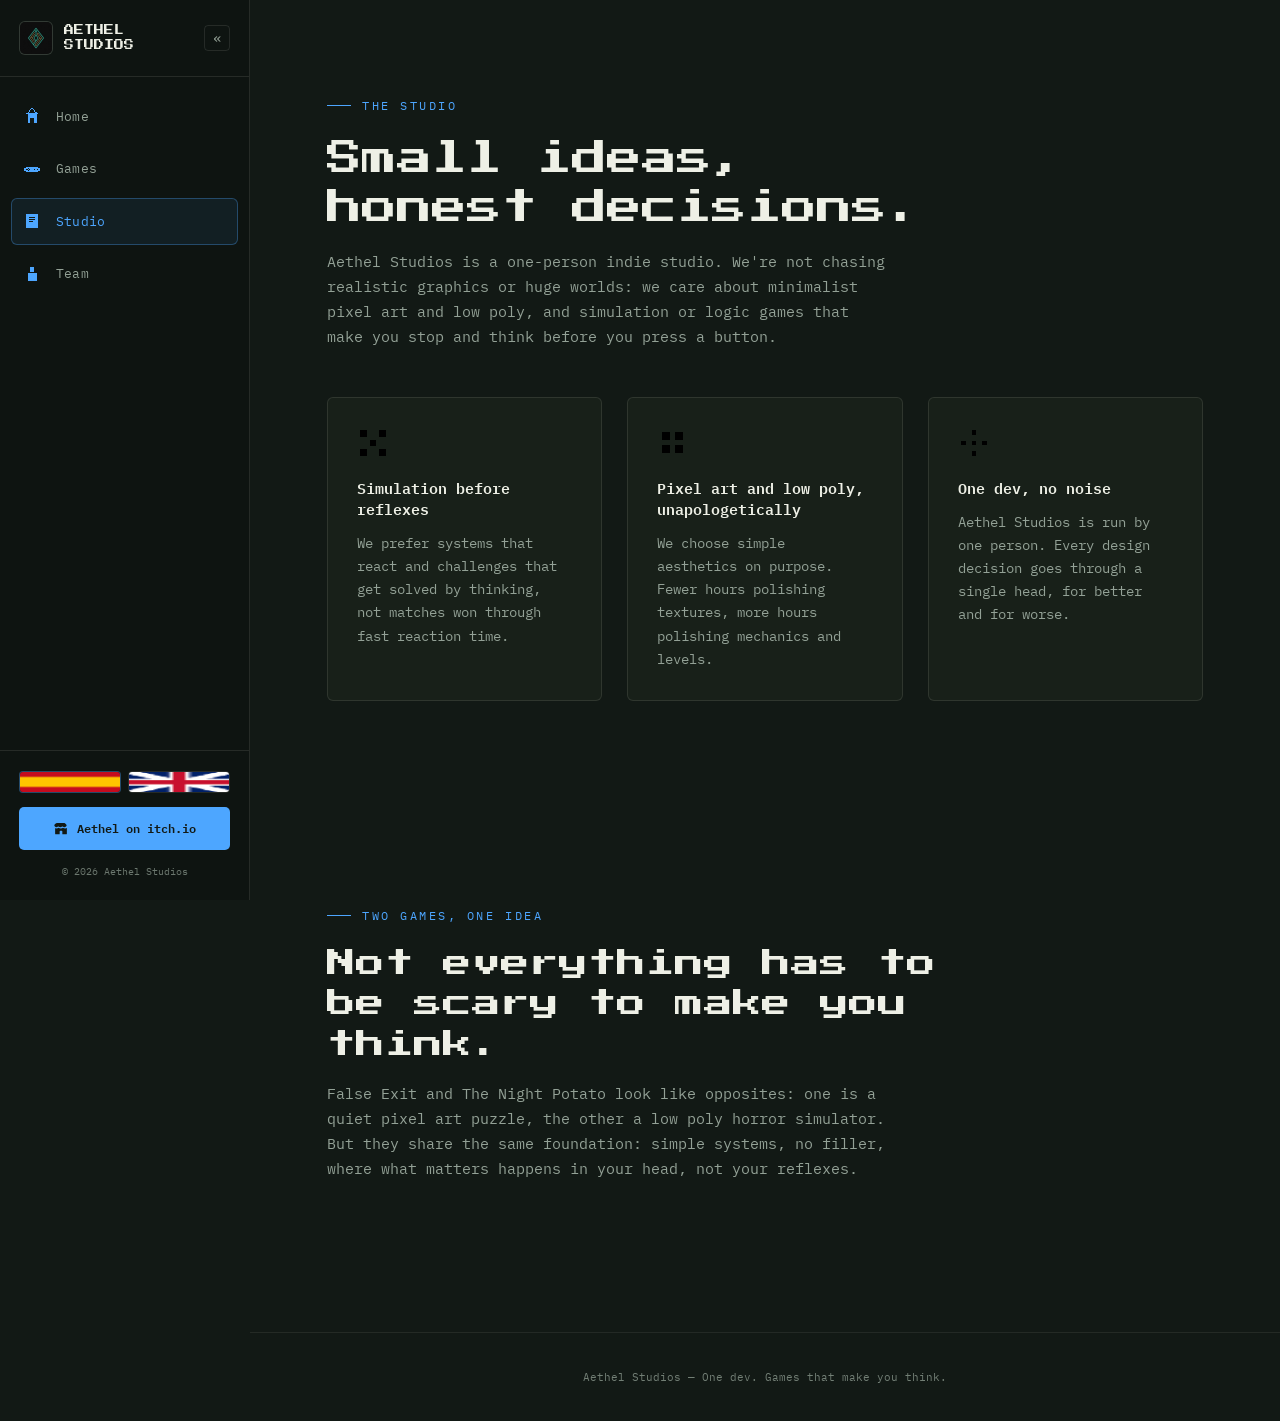
<file: studio-en.html>
<!DOCTYPE html>
<html lang="en">
<head>
<meta charset="UTF-8">
<meta name="viewport" content="width=device-width, initial-scale=1.0">
<title>Studio — Aethel Studios</title>
<meta name="description" content="Aethel Studios is a one-person indie studio focused on simulation and puzzle games with pixel art and low poly.">
<link rel="icon" href="assets/logo.png" type="image/png">
<link rel="stylesheet" href="styles.css">
</head>
<body data-page="estudio">

<div class="backdrop" id="backdrop"></div>

<aside class="sidebar" id="sidebar">
  <div class="sidebar-head">
    <a href="index-en.html" class="brand">
      <span class="logo-wrap">
        <img src="assets/logo.png" alt="Aethel Studios logo" class="logo-img" onerror="this.style.display='none'; this.closest('.logo-wrap').classList.add('missing');">
        <span class="logo-fallback">AS</span>
      </span>
      <span class="brand-text">AETHEL<br>STUDIOS</span>
    </a>
    <button class="collapse-btn" id="collapseBtn" aria-label="Collapse menu">&laquo;</button>
  </div>
  <nav class="side-nav">
   <a href="index-en.html" data-page="home" class="nav-item" title="Home">
  <svg viewBox="0 0 16 16" shape-rendering="crispEdges" aria-hidden="true" fill="#4DA6FF">
    <rect x="7" y="1" width="2" height="1"/>
    <rect x="6" y="2" width="1" height="1"/>
    <rect x="9" y="2" width="1" height="1"/>
    <rect x="5" y="3" width="1" height="1"/>
    <rect x="10" y="3" width="1" height="1"/>
    <rect x="4" y="4" width="1" height="1"/>
    <rect x="11" y="4" width="1" height="1"/>
    <rect x="3" y="5" width="10" height="1"/>
    <rect x="4" y="6" width="8" height="8"/>
    <rect x="6" y="10" width="4" height="4" fill="#121915"/>
  </svg>
  <span class="nav-label">Home</span>
</a>

<a href="games-en.html" data-page="juegos" class="nav-item" title="Games">
  <svg viewBox="0 0 16 16" shape-rendering="crispEdges" aria-hidden="true" fill="#4DA6FF">
    <rect x="3" y="6" width="10" height="5"/>
    <rect x="1" y="7" width="2" height="3"/>
    <rect x="13" y="7" width="2" height="3"/>
    <rect x="4" y="7" width="1" height="1" fill="#121915"/>
    <rect x="3" y="8" width="1" height="1" fill="#121915"/>
    <rect x="5" y="8" width="1" height="1" fill="#121915"/>
    <rect x="4" y="9" width="1" height="1" fill="#121915"/>
    <rect x="10" y="8" width="1" height="1" fill="#121915"/>
    <rect x="12" y="8" width="1" height="1" fill="#121915"/>
  </svg>
  <span class="nav-label">Games</span>
</a>

<a href="studio-en.html" data-page="estudio" class="nav-item" title="Studio">
  <svg viewBox="0 0 16 16" shape-rendering="crispEdges" aria-hidden="true" fill="#4DA6FF">
    <rect x="3" y="2" width="10" height="12"/>
    <rect x="5" y="4" width="6" height="1" fill="#121915"/>
    <rect x="5" y="6" width="6" height="1" fill="#121915"/>
    <rect x="5" y="8" width="4" height="1" fill="#121915"/>
  </svg>
  <span class="nav-label">Studio</span>
</a>

<a href="team-en.html" data-page="equipo" class="nav-item" title="Team">
  <svg viewBox="0 0 16 16" shape-rendering="crispEdges" aria-hidden="true" fill="#4DA6FF">
    <rect x="6" y="2" width="4" height="4"/>
    <rect x="4" y="7" width="8" height="7"/>
  </svg>
  <span class="nav-label">Team</span>
</a>
  </nav>
  <div class="sidebar-foot">
    <div class="lang-switch">
      <a href="estudio.html" class="lang-btn current" aria-label="Espanol" title="Espanol">
  <img src="assets/es.png" alt="Español">
</a>
<a href="studio-en.html" class="lang-btn" aria-label="English" title="English">
  <img src="assets/gb.png" alt="English">
</a>
    </div>
    <a href="https://aethelstudios.itch.io" target="_blank" rel="noopener" class="itch-pill">
      <svg viewBox="0 0 24 24" fill="currentColor" aria-hidden="true"><path d="M4.55 3.4C3.53 4 2 5.8 2 6.5c0 1.4 1.4 2.8 2.9 2.8 1.7 0 3-1.3 3-1.3s1.3 1.3 3.1 1.3c1.7 0 3-1.3 3-1.3s1.4 1.3 3.1 1.3c1.9 0 3.3-1.4 3.3-2.8 0-.7-1.5-2.5-2.5-3.1C17.1 3 15.4 3 12 3S6.9 3 4.55 3.4zM3.2 10.6V19c0 .6.4 1 1 1H10v-4.2c0-.6.5-1 1-1h2c.6 0 1 .4 1 1V20h5.8c.6 0 1-.4 1-1v-8.4c-.7.3-1.5.5-2.4.5-1.5 0-2.7-.5-3.4-1-.7.5-1.9 1-3.3 1s-2.6-.5-3.3-1c-.7.5-1.9 1-3.4 1-.9 0-1.7-.2-2.4-.5z"/></svg>
      <span>Aethel on itch.io</span>
    </a>
    <div class="fine">&copy; <span class="year"></span> Aethel Studios</div>
  </div>
</aside>

<div class="mobile-topbar">
  <button class="hamburger" id="mobileToggle" aria-label="Open menu" aria-expanded="false">
    <span></span><span></span><span></span>
  </button>
  <span class="mobile-brand">AETHEL STUDIOS</span>
</div>

<main class="main">

  <section style="padding-top: clamp(4rem, 8vw, 6rem);">
    <div class="container">
      <div class="section-head reveal">
        <div class="eyebrow">The studio</div>
        <h2 style="font-size:clamp(1.5rem,3.5vw,2.2rem);">Small ideas, honest decisions.</h2>
        <p>Aethel Studios is a one-person indie studio. We're not chasing realistic graphics or huge worlds: we care about minimalist pixel art and low poly, and simulation or logic games that make you stop and think before you press a button.</p>
      </div>

      <div class="pillars reveal">
        <div class="pillar">
          <svg class="glyph" viewBox="0 0 40 40" shape-rendering="crispEdges" aria-hidden="true">
            <rect x="4" y="4" width="8" height="8"/><rect x="28" y="4" width="8" height="8"/>
            <rect x="4" y="28" width="8" height="8"/><rect x="28" y="28" width="8" height="8"/>
            <rect x="16" y="16" width="8" height="8"/>
          </svg>
          <h3>Simulation before reflexes</h3>
          <p>We prefer systems that react and challenges that get solved by thinking, not matches won through fast reaction time.</p>
        </div>
        <div class="pillar">
          <svg class="glyph" viewBox="0 0 40 40" shape-rendering="crispEdges" aria-hidden="true">
            <rect x="6" y="6" width="10" height="10"/><rect x="22" y="6" width="10" height="10"/>
            <rect x="6" y="22" width="10" height="10"/><rect x="22" y="22" width="10" height="10"/>
          </svg>
          <h3>Pixel art and low poly, unapologetically</h3>
          <p>We choose simple aesthetics on purpose. Fewer hours polishing textures, more hours polishing mechanics and levels.</p>
        </div>
        <div class="pillar">
          <svg class="glyph" viewBox="0 0 40 40" shape-rendering="crispEdges" aria-hidden="true">
            <rect x="17" y="4" width="6" height="6"/><rect x="17" y="30" width="6" height="6"/>
            <rect x="4" y="17" width="6" height="6"/><rect x="30" y="17" width="6" height="6"/>
            <rect x="17" y="17" width="6" height="6"/>
          </svg>
          <h3>One dev, no noise</h3>
          <p>Aethel Studios is run by one person. Every design decision goes through a single head, for better and for worse.</p>
        </div>
      </div>
    </div>
  </section>

  <section id="mission">
    <div class="container">
      <div class="section-head reveal">
        <div class="eyebrow">Two games, one idea</div>
        <h2 style="font-size:clamp(1.3rem,3vw,1.8rem);">Not everything has to be scary to make you think.</h2>
        <p>False Exit and The Night Potato look like opposites: one is a quiet pixel art puzzle, the other a low poly horror simulator. But they share the same foundation: simple systems, no filler, where what matters happens in your head, not your reflexes.</p>
      </div>
    </div>
  </section>

  <footer class="page-footer">
    Aethel Studios &mdash; One dev. Games that make you think.
  </footer>

</main>

<script src="script.js" defer></script>
</body>
</html>
</file>
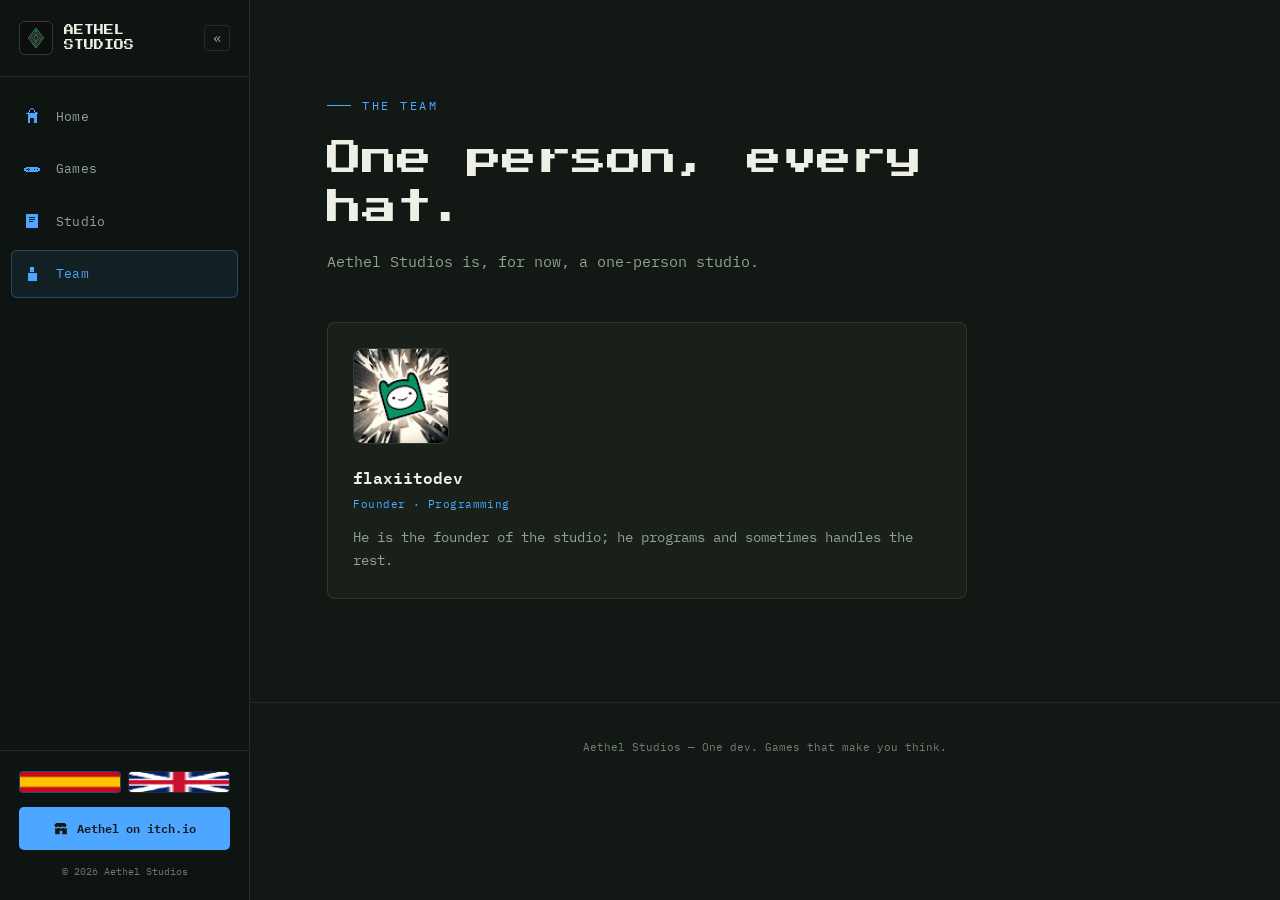
<file: team-en.html>
<!DOCTYPE html>
<html lang="en">
<head>
<meta charset="UTF-8">
<meta name="viewport" content="width=device-width, initial-scale=1.0">
<title>Team — Aethel Studios</title>
<meta name="description" content="Aethel Studios is, for now, a one-person studio: flaxiitodev.">
<link rel="icon" href="assets/logo.png" type="image/png">
<link rel="stylesheet" href="styles.css">
</head>
<body data-page="equipo">

<div class="backdrop" id="backdrop"></div>

<aside class="sidebar" id="sidebar">
  <div class="sidebar-head">
    <a href="index-en.html" class="brand">
      <span class="logo-wrap">
        <img src="assets/logo.png" alt="Aethel Studios logo" class="logo-img" onerror="this.style.display='none'; this.closest('.logo-wrap').classList.add('missing');">
        <span class="logo-fallback">AS</span>
      </span>
      <span class="brand-text">AETHEL<br>STUDIOS</span>
    </a>
    <button class="collapse-btn" id="collapseBtn" aria-label="Collapse menu">&laquo;</button>
  </div>
  <nav class="side-nav">
    <a href="index-en.html" data-page="home" class="nav-item" title="Home">
  <svg viewBox="0 0 16 16" shape-rendering="crispEdges" aria-hidden="true" fill="#4DA6FF">
    <rect x="7" y="1" width="2" height="1"/>
    <rect x="6" y="2" width="1" height="1"/>
    <rect x="9" y="2" width="1" height="1"/>
    <rect x="5" y="3" width="1" height="1"/>
    <rect x="10" y="3" width="1" height="1"/>
    <rect x="4" y="4" width="1" height="1"/>
    <rect x="11" y="4" width="1" height="1"/>
    <rect x="3" y="5" width="10" height="1"/>
    <rect x="4" y="6" width="8" height="8"/>
    <rect x="6" y="10" width="4" height="4" fill="#121915"/>
  </svg>
  <span class="nav-label">Home</span>
</a>

<a href="games-en.html" data-page="juegos" class="nav-item" title="Games">
  <svg viewBox="0 0 16 16" shape-rendering="crispEdges" aria-hidden="true" fill="#4DA6FF">
    <rect x="3" y="6" width="10" height="5"/>
    <rect x="1" y="7" width="2" height="3"/>
    <rect x="13" y="7" width="2" height="3"/>
    <rect x="4" y="7" width="1" height="1" fill="#121915"/>
    <rect x="3" y="8" width="1" height="1" fill="#121915"/>
    <rect x="5" y="8" width="1" height="1" fill="#121915"/>
    <rect x="4" y="9" width="1" height="1" fill="#121915"/>
    <rect x="10" y="8" width="1" height="1" fill="#121915"/>
    <rect x="12" y="8" width="1" height="1" fill="#121915"/>
  </svg>
  <span class="nav-label">Games</span>
</a>

<a href="studio-en.html" data-page="estudio" class="nav-item" title="Studio">
  <svg viewBox="0 0 16 16" shape-rendering="crispEdges" aria-hidden="true" fill="#4DA6FF">
    <rect x="3" y="2" width="10" height="12"/>
    <rect x="5" y="4" width="6" height="1" fill="#121915"/>
    <rect x="5" y="6" width="6" height="1" fill="#121915"/>
    <rect x="5" y="8" width="4" height="1" fill="#121915"/>
  </svg>
  <span class="nav-label">Studio</span>
</a>

<a href="team-en.html" data-page="equipo" class="nav-item" title="Team">
  <svg viewBox="0 0 16 16" shape-rendering="crispEdges" aria-hidden="true" fill="#4DA6FF">
    <rect x="6" y="2" width="4" height="4"/>
    <rect x="4" y="7" width="8" height="7"/>
  </svg>
  <span class="nav-label">Team</span>
</a>
  </nav>
  <div class="sidebar-foot">
    <div class="lang-switch">
      <a href="equipo.html" class="lang-btn current" aria-label="Espanol" title="Espanol">
  <img src="assets/es.png" alt="Español">
</a>
<a href="team-en.html" class="lang-btn" aria-label="English" title="English">
  <img src="assets/gb.png" alt="English">
</a>
    </div>
    <a href="https://aethelstudios.itch.io" target="_blank" rel="noopener" class="itch-pill">
      <svg viewBox="0 0 24 24" fill="currentColor" aria-hidden="true"><path d="M4.55 3.4C3.53 4 2 5.8 2 6.5c0 1.4 1.4 2.8 2.9 2.8 1.7 0 3-1.3 3-1.3s1.3 1.3 3.1 1.3c1.7 0 3-1.3 3-1.3s1.4 1.3 3.1 1.3c1.9 0 3.3-1.4 3.3-2.8 0-.7-1.5-2.5-2.5-3.1C17.1 3 15.4 3 12 3S6.9 3 4.55 3.4zM3.2 10.6V19c0 .6.4 1 1 1H10v-4.2c0-.6.5-1 1-1h2c.6 0 1 .4 1 1V20h5.8c.6 0 1-.4 1-1v-8.4c-.7.3-1.5.5-2.4.5-1.5 0-2.7-.5-3.4-1-.7.5-1.9 1-3.3 1s-2.6-.5-3.3-1c-.7.5-1.9 1-3.4 1-.9 0-1.7-.2-2.4-.5z"/></svg>
      <span>Aethel on itch.io</span>
    </a>
    <div class="fine">&copy; <span class="year"></span> Aethel Studios</div>
  </div>
</aside>

<div class="mobile-topbar">
  <button class="hamburger" id="mobileToggle" aria-label="Open menu" aria-expanded="false">
    <span></span><span></span><span></span>
  </button>
  <span class="mobile-brand">AETHEL STUDIOS</span>
</div>

<main class="main">

  <section style="padding-top: clamp(4rem, 8vw, 6rem);">
    <div class="container">
      <div class="section-head reveal">
        <div class="eyebrow">The team</div>
        <h2 style="font-size:clamp(1.5rem,3.5vw,2.2rem);">One person, every hat.</h2>
        <p>Aethel Studios is, for now, a one-person studio.</p>
      </div>

      <div class="team-grid reveal">
        <div class="team-card">
          <span class="avatar-wrap">
            <img src="assets/flaxiitodev.jpg" alt="Photo of flaxiitodev" class="avatar-img" onerror="this.style.display='none'; this.closest('.avatar-wrap').classList.add('missing');">
            <span class="avatar-fallback">F</span>
          </span>
          <h3>flaxiitodev</h3>
          <span class="role">Founder &middot; Programming</span>
          <p>He is the founder of the studio; he programs and sometimes handles the rest.</p>
        </div>
      </div>
    </div>
  </section>

  <footer class="page-footer">
    Aethel Studios &mdash; One dev. Games that make you think.
  </footer>

</main>

<script src="script.js" defer></script>
</body>
</html>
</file>
<file: styles.css>
@import url('https://fonts.googleapis.com/css2?family=Press+Start+2P&family=IBM+Plex+Mono:wght@400;500;600&display=swap');

:root{
  --board:#121915;
  --board-2:#182019;
  --panel: #1c251f;
  --sidebar-bg:#0e1411;
  --line: rgba(238,240,230,0.10);
  --chalk:#eef0e6;
  --chalk-dim:#93a196;
  --accent:#4da6ff;
  --accent-dim: rgba(77,166,255,0.32);
  --accent-2:#ffd166;
  --accent-horror:#ff5c5c;
  --accent-horror-dim: rgba(255,92,92,0.32);

  --f-display:'Press Start 2P', monospace;
  --f-body:'IBM Plex Mono', monospace;

  --sidebar-w: 250px;
  --sidebar-w-collapsed: 76px;
  --topbar-h: 60px;
}

*{ box-sizing:border-box; margin:0; padding:0; }
html{ scroll-behavior:smooth; }
html, body{
  cursor: url("[data-uri]") 0 0, auto;
}
a, button, .btn, .nav-item, .collapse-btn, .hamburger, .game-card-link, .itch-pill, .lang-btn,
input, select, textarea, [role="button"], summary{
  cursor: url("[data-uri]") 0 0, pointer;
}
body{
  background: var(--board);
  color: var(--chalk);
  font-family: var(--f-body);
  line-height:1.65;
  overflow-x:hidden;
}
@media (prefers-reduced-motion: reduce){
  html{ scroll-behavior:auto; }
  *{ animation-duration:0.001ms !important; animation-iteration-count:1 !important; transition-duration:0.001ms !important; }
}

a{ color:inherit; text-decoration:none; }
img,svg{ display:block; max-width:100%; }
ul{ list-style:none; }

::selection{ background:var(--accent-dim); color:var(--board); }

a:focus-visible, button:focus-visible{
  outline: 2px solid var(--accent);
  outline-offset: 3px;
  border-radius: 2px;
}

h1,h2,h3{ font-family:var(--f-display); line-height:1.4; font-weight:400; }

.container{ max-width:1080px; margin:0 auto; }

/* ================= LOGO / AVATAR PLACEHOLDER PATTERN ================= */
.logo-wrap, .avatar-wrap{
  position:relative; display:inline-flex; align-items:center; justify-content:center;
  overflow:hidden; flex-shrink:0;
}
.logo-wrap{ width:34px; height:34px; border-radius:6px; background:var(--panel); border:1px solid var(--line); }
.logo-wrap.small{ width:28px; height:28px; }
.logo-img{ width:100%; height:100%; object-fit:cover; }
.logo-fallback{
  position:absolute; inset:0; display:none; align-items:center; justify-content:center;
  font-family:var(--f-display); font-size:0.65rem; color:var(--accent);
}
.logo-wrap.missing .logo-fallback{ display:flex; }

.avatar-wrap{
  width:96px; height:96px; border-radius:10px; background:var(--panel);
  border:1px solid var(--line); margin-bottom:1.4rem;
}
.avatar-img{ width:100%; height:100%; object-fit:cover; }
.avatar-fallback{
  position:absolute; inset:0; display:none; align-items:center; justify-content:center;
  font-family:var(--f-display); font-size:1.8rem; color:var(--accent);
}
.avatar-wrap.missing .avatar-fallback{ display:flex; }

/* ================= MEDIA SWAP (game art / thumbs with real image + fallback) ================= */
.media-swap{ position:relative; }
.media-swap .media-img{ width:100%; height:100%; object-fit:cover; display:block; }
.media-swap .media-fallback{ display:none; width:100%; height:100%; }
.media-swap.missing .media-img{ display:none; }
.media-swap.missing .media-fallback{ display:block; }

/* ================= SIDEBAR ================= */
.sidebar{
  position:fixed; top:0; left:0; height:100vh; width:var(--sidebar-w);
  background: var(--sidebar-bg); border-right:1px solid var(--line);
  display:flex; flex-direction:column; z-index:200;
  transition: width .25s ease, transform .3s ease;
}
.sidebar-head{
  display:flex; align-items:center; justify-content:space-between;
  padding:1.3rem 1.2rem; border-bottom:1px solid var(--line); gap:0.6rem;
}
.brand{ display:flex; align-items:center; gap:0.7rem; min-width:0; }
.brand-text{
  font-family:var(--f-display); font-size:0.62rem; line-height:1.5; color:var(--chalk);
  white-space:nowrap;
}
.collapse-btn{
  background:none; border:1px solid var(--line); color:var(--chalk-dim);
  width:26px; height:26px; border-radius:4px; cursor:pointer; flex-shrink:0;
  font-family:var(--f-body); font-size:0.9rem; line-height:1;
  transition: color .2s ease, border-color .2s ease, transform .25s ease;
}
.collapse-btn:hover{ color:var(--accent); border-color:var(--accent-dim); }

.side-nav{ padding:1rem 0.7rem; display:flex; flex-direction:column; gap:0.3rem; flex:1; }
.nav-item{
  display:flex; align-items:center; gap:0.9rem; padding:0.75rem 0.7rem;
  border-radius:6px; color:var(--chalk-dim); font-size:0.82rem; letter-spacing:0.02em;
  border:1px solid transparent; transition: background .2s ease, color .2s ease, border-color .2s ease;
}
.nav-item svg{ width:18px; height:18px; flex-shrink:0; color:currentColor; }
.nav-item:hover{ color:var(--chalk); background: rgba(255,255,255,0.03); }
.nav-item.active{
  color: var(--accent); background: rgba(77,166,255,0.08); border-color: var(--accent-dim);
}
.nav-label{ white-space:nowrap; }

.sidebar-foot{ padding:1.2rem; border-top:1px solid var(--line); }
.lang-switch{ display:flex; gap:0.4rem; margin-bottom:0.9rem; }
.lang-btn{
  flex:1; text-align:center; font-size:0.68rem; font-weight:600; letter-spacing:0.05em;
  padding:0.45rem 0.4rem; border-radius:4px; border:1px solid var(--line); color:var(--chalk-dim);
  transition: color .2s ease, border-color .2s ease, background .2s ease;
  display: inline-block; width: 32px !important; height: 22px !important; padding: 0 !important; margin: 0; overflow: hidden; vertical-align: middle;
}
.lang-btn img {
  width: 100% !important; height: 100% !important; display: block; object-fit: fill;
}
.lang-btn:hover{ color:var(--chalk); border-color:var(--accent-dim); }
.lang-btn.current{ color:var(--accent); border-color:var(--accent-dim); background: rgba(77,166,255,0.08); }
.lang-btn{ font-size:1.05rem; line-height:1; padding:0.35rem 0.6rem; }
.lang-btn .flag{ display:block; }
body.sidebar-collapsed .lang-switch{ display:none; }
.itch-pill{
  display:flex; align-items:center; justify-content:center; gap:0.5rem;
  background:var(--accent); color:var(--board); font-size:0.72rem; font-weight:600;
  padding:0.75rem 0.6rem; border-radius:5px; white-space:nowrap; overflow:hidden;
  transition: transform .2s ease, box-shadow .2s ease, padding .25s ease;
}
.itch-pill svg{ width:16px; height:16px; flex-shrink:0; }
.itch-pill:hover{ transform:translateY(-2px); box-shadow:0 8px 20px -6px var(--accent-dim); }
.sidebar-foot .fine{ font-size:0.62rem; color:var(--chalk-dim); text-align:center; margin-top:0.9rem; opacity:0.7; }

/* Collapsed (desktop icon rail) */
body.sidebar-collapsed .sidebar{ width: var(--sidebar-w-collapsed); }

body.sidebar-collapsed .sidebar-head{
  flex-direction:column; align-items:center; justify-content:center;
  padding:1.1rem 0.5rem; gap:0.7rem;
}
body.sidebar-collapsed .brand{ justify-content:center; }
body.sidebar-collapsed .brand-text{ display:none; }
body.sidebar-collapsed .collapse-btn{ transform: rotate(180deg); }

body.sidebar-collapsed .side-nav{ padding:1rem 0.5rem; align-items:center; }
body.sidebar-collapsed .nav-item{
  justify-content:center; width:48px; height:48px; padding:0; gap:0;
}
body.sidebar-collapsed .nav-label{ display:none; }

body.sidebar-collapsed .sidebar-foot{ padding:1rem 0.5rem; }
body.sidebar-collapsed .sidebar-foot .fine{ display:none; }
body.sidebar-collapsed .itch-pill{ width:48px; height:48px; padding:0; margin:0 auto; }
body.sidebar-collapsed .itch-pill span{ display:none; }

body.sidebar-collapsed .main{ margin-left: var(--sidebar-w-collapsed); }
.main{ margin-left: var(--sidebar-w); transition: margin-left .25s ease; min-height:100vh; }

/* ================= MOBILE TOPBAR + BACKDROP ================= */
.mobile-topbar{
  display:none; position:fixed; top:0; left:0; right:0; height:var(--topbar-h);
  background: var(--sidebar-bg); border-bottom:1px solid var(--line);
  align-items:center; gap:1rem; padding:0 1.1rem; z-index:150;
}
.mobile-brand{ font-family:var(--f-display); font-size:0.68rem; }
.hamburger{ background:none; border:none; cursor:pointer; padding:0.4rem; }
.hamburger span{ display:block; width:20px; height:2px; background:var(--chalk); margin:4px 0; transition: transform .25s ease, opacity .25s ease; }
body.sidebar-open .hamburger span:nth-child(1){ transform: translateY(6px) rotate(45deg); }
body.sidebar-open .hamburger span:nth-child(2){ opacity:0; }
body.sidebar-open .hamburger span:nth-child(3){ transform: translateY(-6px) rotate(-45deg); }

.backdrop{
  display:none; position:fixed; inset:0; background:rgba(0,0,0,0.55); z-index:190;
  opacity:0; pointer-events:none; transition:opacity .25s ease;
}

@media (max-width: 880px){
  .mobile-topbar{ display:flex; }
  .sidebar{
    transform: translateX(-100%); width:min(80vw, 280px); box-shadow: 20px 0 40px rgba(0,0,0,0.4);
  }
  body.sidebar-open .sidebar{ transform: translateX(0); }
  body.sidebar-open .backdrop{ display:block; opacity:1; pointer-events:auto; }

  /* Ignore the desktop icon-rail state on mobile, even if it was left on from a previous visit */
  body.sidebar-collapsed .sidebar{ width:min(80vw, 280px); }
  body.sidebar-collapsed .sidebar-head{ flex-direction:row; justify-content:space-between; padding:1.3rem 1.2rem; }
  body.sidebar-collapsed .brand-text{ display:block; }
  body.sidebar-collapsed .side-nav{ padding:1rem 0.7rem; align-items:stretch; }
  body.sidebar-collapsed .nav-item{ width:auto; height:auto; justify-content:flex-start; padding:0.75rem 0.7rem; gap:0.9rem; }
  body.sidebar-collapsed .nav-label{ display:block; }
  body.sidebar-collapsed .sidebar-foot{ padding:1.2rem; }
  body.sidebar-collapsed .sidebar-foot .fine{ display:block; }
  body.sidebar-collapsed .itch-pill{ width:auto; height:auto; padding:0.75rem 0.6rem; }
  body.sidebar-collapsed .itch-pill span{ display:inline; }
  body.sidebar-collapsed .lang-switch{ display:flex; }

  .collapse-btn{ display:none; }
  .main, body.sidebar-collapsed .main{ margin-left:0; padding-top: var(--topbar-h); }
}

/* ================= SHARED PAGE ELEMENTS ================= */
section{ position:relative; padding: clamp(3rem, 8vw, 6.5rem) 6vw; }
.section-head{ max-width:640px; margin-bottom:3rem; }
.eyebrow{
  font-family:var(--f-body); font-size:0.72rem; letter-spacing:0.22em; color:var(--accent);
  text-transform:uppercase; margin-bottom:1.2rem; display:flex; align-items:center; gap:0.7rem;
}
.eyebrow::before{ content:''; width:24px; height:1px; background:var(--accent); }
.section-head h2{ font-size: clamp(1.3rem, 3vw, 2rem); color:var(--chalk); margin-bottom:1rem; }
.section-head p{ color:var(--chalk-dim); font-size:0.95rem; max-width:560px; }

.btn{
  font-family:var(--f-body); font-weight:600; font-size:0.85rem; letter-spacing:0.02em;
  padding:0.9rem 1.7rem; border-radius:5px; cursor:pointer; border:1px solid transparent;
  transition: transform .2s ease, box-shadow .2s ease, border-color .2s ease, color .2s ease;
  display:inline-flex; align-items:center; gap:0.6rem;
}
.btn svg{ width:16px; height:16px; }
.btn-primary{ background: var(--accent); color:var(--board); }
.btn-primary:hover{ transform: translateY(-2px); box-shadow: 0 10px 26px -8px var(--accent-dim); }
.btn-ghost{ border-color: var(--line); color:var(--chalk); background: rgba(255,255,255,0.02); }
.btn-ghost:hover{ border-color: var(--accent); color:var(--accent); }

.reveal{ opacity:0; transform: translateY(22px); transition: opacity .7s ease, transform .7s ease; }
.reveal.in{ opacity:1; transform:none; }

/* ================= HERO (home) ================= */
.hero{
  min-height: calc(100vh - 0px); display:flex; flex-direction:column; justify-content:center;
  position:relative; overflow:hidden; padding: 4rem 6vw;
}
#puzzle-canvas{ position:absolute; inset:0; width:100%; height:100%; opacity:0.55; pointer-events:none; }
.hero-inner{ position:relative; z-index:2; max-width:760px; }
.hero .eyebrow{ margin-bottom:1.6rem; }
.headline{
  font-size: clamp(1.5rem, 5vw, 2.7rem); line-height:1.5; color:var(--chalk);
}
.headline em{ font-style:normal; color:var(--accent); }
.hero p.sub{ margin-top:1.8rem; max-width:540px; color:var(--chalk-dim); font-size:1rem; font-family:var(--f-body); }
.cta-row{ display:flex; gap:1rem; margin-top:2.4rem; flex-wrap:wrap; }
.scroll-hint{
  position:absolute; bottom:2rem; left:6vw; display:flex; align-items:center; gap:0.6rem;
  font-size:0.68rem; color:var(--chalk-dim); letter-spacing:0.1em; z-index:2;
}
.scroll-hint .line{ width:1px; height:30px; background: linear-gradient(var(--accent), transparent); animation: pulse-line 2.2s ease-in-out infinite; }
@keyframes pulse-line{ 0%,100%{ opacity:0.25;} 50%{ opacity:1;} }

/* ================= PILLARS ================= */
.pillars{ display:grid; grid-template-columns: repeat(3,1fr); gap:1.6rem; }
@media (max-width:820px){ .pillars{ grid-template-columns:1fr; } }
.pillar{
  padding:1.8rem; border:1px solid var(--line); border-radius:6px;
  background: var(--board-2); transition: border-color .3s ease, transform .3s ease;
}
.pillar:hover{ border-color: var(--accent-dim); transform: translateY(-4px); }
.pillar .glyph{ width:32px; height:32px; margin-bottom:1.2rem; color:var(--accent); }
.pillar h3{ font-family:var(--f-body); font-weight:600; font-size:0.95rem; margin-bottom:0.7rem; color:var(--chalk); }
.pillar p{ color:var(--chalk-dim); font-size:0.88rem; }

/* ================= GAME TEASER / CARD ================= */
.game-teaser{
  display:flex; gap:2rem; align-items:center; border:1px solid var(--line); border-radius:8px;
  padding:1.6rem; background:var(--board-2); flex-wrap:wrap;
}
.game-teaser .thumb{ width:140px; height:140px; border-radius:5px; overflow:hidden; flex-shrink:0; border:1px solid var(--line); }
.game-teaser .thumb svg{ width:100%; height:100%; }
.game-teaser .info{ flex:1; min-width:220px; }
.game-teaser h3{ font-family:var(--f-body); font-weight:600; font-size:1.1rem; margin-bottom:0.5rem; color:var(--chalk); }
.game-teaser p{ color:var(--chalk-dim); font-size:0.9rem; margin-bottom:1rem; }

/* ================= GAME PAGE ================= */
.game-hero{
  display:grid; grid-template-columns: 1fr 1.2fr; gap:3rem; align-items:center;
  padding-top: clamp(4rem, 8vw, 6rem);
}
@media (max-width:880px){ .game-hero{ grid-template-columns:1fr; gap:2rem; } }
.game-art{
  aspect-ratio: 1/1; border-radius:6px; overflow:hidden; border:1px solid var(--line);
}
.game-art svg{ width:100%; height:100%; }
.status-tag{
  display:inline-flex; align-items:center; gap:0.5rem; font-size:0.68rem; letter-spacing:0.1em;
  text-transform:uppercase; color:var(--accent-2); border:1px solid rgba(255,209,102,0.35);
  padding:0.4rem 0.8rem; border-radius:99px; margin-bottom:1.3rem;
}
.status-tag .dot{ width:6px; height:6px; border-radius:50%; background:var(--accent-2); animation: blink 1.8s ease-in-out infinite; }
@keyframes blink{ 0%,100%{opacity:1;} 50%{opacity:0.25;} }
.status-tag.horror{ color: var(--accent-horror); border-color: var(--accent-horror-dim); }
.status-tag.horror .dot{ background: var(--accent-horror); }

.back-link{
  display:inline-flex; align-items:center; gap:0.5rem; font-size:0.78rem; color:var(--chalk-dim);
  margin-bottom:1.6rem; transition: color .2s ease;
}
.back-link:hover{ color:var(--accent); }
.game-hero h1{ font-size: clamp(1.4rem, 3vw, 2.1rem); color:var(--chalk); margin-bottom:1.2rem; }
.game-hero p{ color:var(--chalk-dim); margin-bottom:1rem; font-size:0.95rem; }
.game-meta{ display:flex; gap:1.8rem; margin:1.8rem 0; flex-wrap:wrap; }
.game-meta div{ font-size:0.68rem; color:var(--chalk-dim); letter-spacing:0.05em; text-transform:uppercase; }
.game-meta div b{ display:block; color:var(--chalk); font-size:0.9rem; font-weight:600; margin-top:0.3rem; text-transform:none; }

.feature-list{ display:grid; grid-template-columns: 1fr 1fr; gap:0.9rem 1.6rem; margin: 1.5rem 0 2rem; }
@media (max-width:600px){ .feature-list{ grid-template-columns:1fr; } }
.feature-list li{ display:flex; gap:0.7rem; align-items:flex-start; color:var(--chalk-dim); font-size:0.88rem; }
.feature-list li svg{ width:14px; height:14px; margin-top:0.25rem; color:var(--accent); flex-shrink:0; }

.shots{ display:grid; grid-template-columns: repeat(3,1fr); gap:1rem; margin-top:1rem; }
@media (max-width:700px){ .shots{ grid-template-columns:1fr; } }
.shot{ border:1px solid var(--line); border-radius:6px; overflow:hidden; aspect-ratio:16/10; }
.shot svg{ width:100%; height:100%; }

/* ================= GAMES LISTING ================= */
.games-grid{ display:grid; grid-template-columns: repeat(2, 1fr); gap:1.6rem; }
@media (max-width:700px){ .games-grid{ grid-template-columns:1fr; } }
.game-card-link{
  display:block; border:1px solid var(--line); border-radius:8px; overflow:hidden;
  background:var(--board-2); transition: border-color .3s ease, transform .3s ease;
}
.game-card-link:hover{ border-color: var(--accent-dim); transform: translateY(-4px); }
.game-card-link .thumb{ aspect-ratio: 1/1; overflow:hidden; }
.game-card-link .thumb svg{ width:100%; height:100%; }
.game-card-link .body{ padding:1.4rem; }
.game-card-link h3{ font-family:var(--f-body); font-weight:600; font-size:1.05rem; color:var(--chalk); margin-bottom:0.5rem; }
.game-card-link p{ color:var(--chalk-dim); font-size:0.88rem; margin-bottom:0.9rem; }

/* ================= TEAM ================= */
.team-grid{ display:grid; grid-template-columns: repeat(auto-fit, minmax(220px,1fr)); gap:1.6rem; max-width:640px; }
.team-card{ padding:1.6rem; border:1px solid var(--line); border-radius:8px; background:var(--board-2); }
.team-card h3{ font-family:var(--f-body); font-weight:600; font-size:1rem; color:var(--chalk); }
.team-card .role{ display:block; font-size:0.7rem; color:var(--accent); margin:0.35rem 0 0.8rem; letter-spacing:0.04em; }
.team-card p{ color:var(--chalk-dim); font-size:0.88rem; }

/* ================= CONTACT ================= */
.contact-box{
  border:1px solid var(--line); border-radius:8px; padding:2.4rem; background:var(--board-2);
  max-width:520px; text-align:left;
}
.email-link{
  font-size:1.05rem; color:var(--accent); border-bottom:1px solid var(--accent-dim);
  padding-bottom:4px; display:inline-block; margin-top:0.6rem;
  transition: color .2s ease, border-color .2s ease;
}
.email-link:hover{ color:var(--chalk); border-color: var(--chalk); }
.socials{ display:flex; gap:1.2rem; margin-top:1.8rem; }
.socials a svg{ width:18px; height:18px; color:var(--chalk-dim); transition:color .2s ease; }
.socials a:hover svg{ color:var(--accent); }

/* ================= PAGE FOOTER ================= */
.page-footer{
  padding: 2.2rem 6vw; border-top:1px solid var(--line); text-align:center;
  font-size:0.7rem; color:var(--chalk-dim); opacity:0.75;
}
</file>
